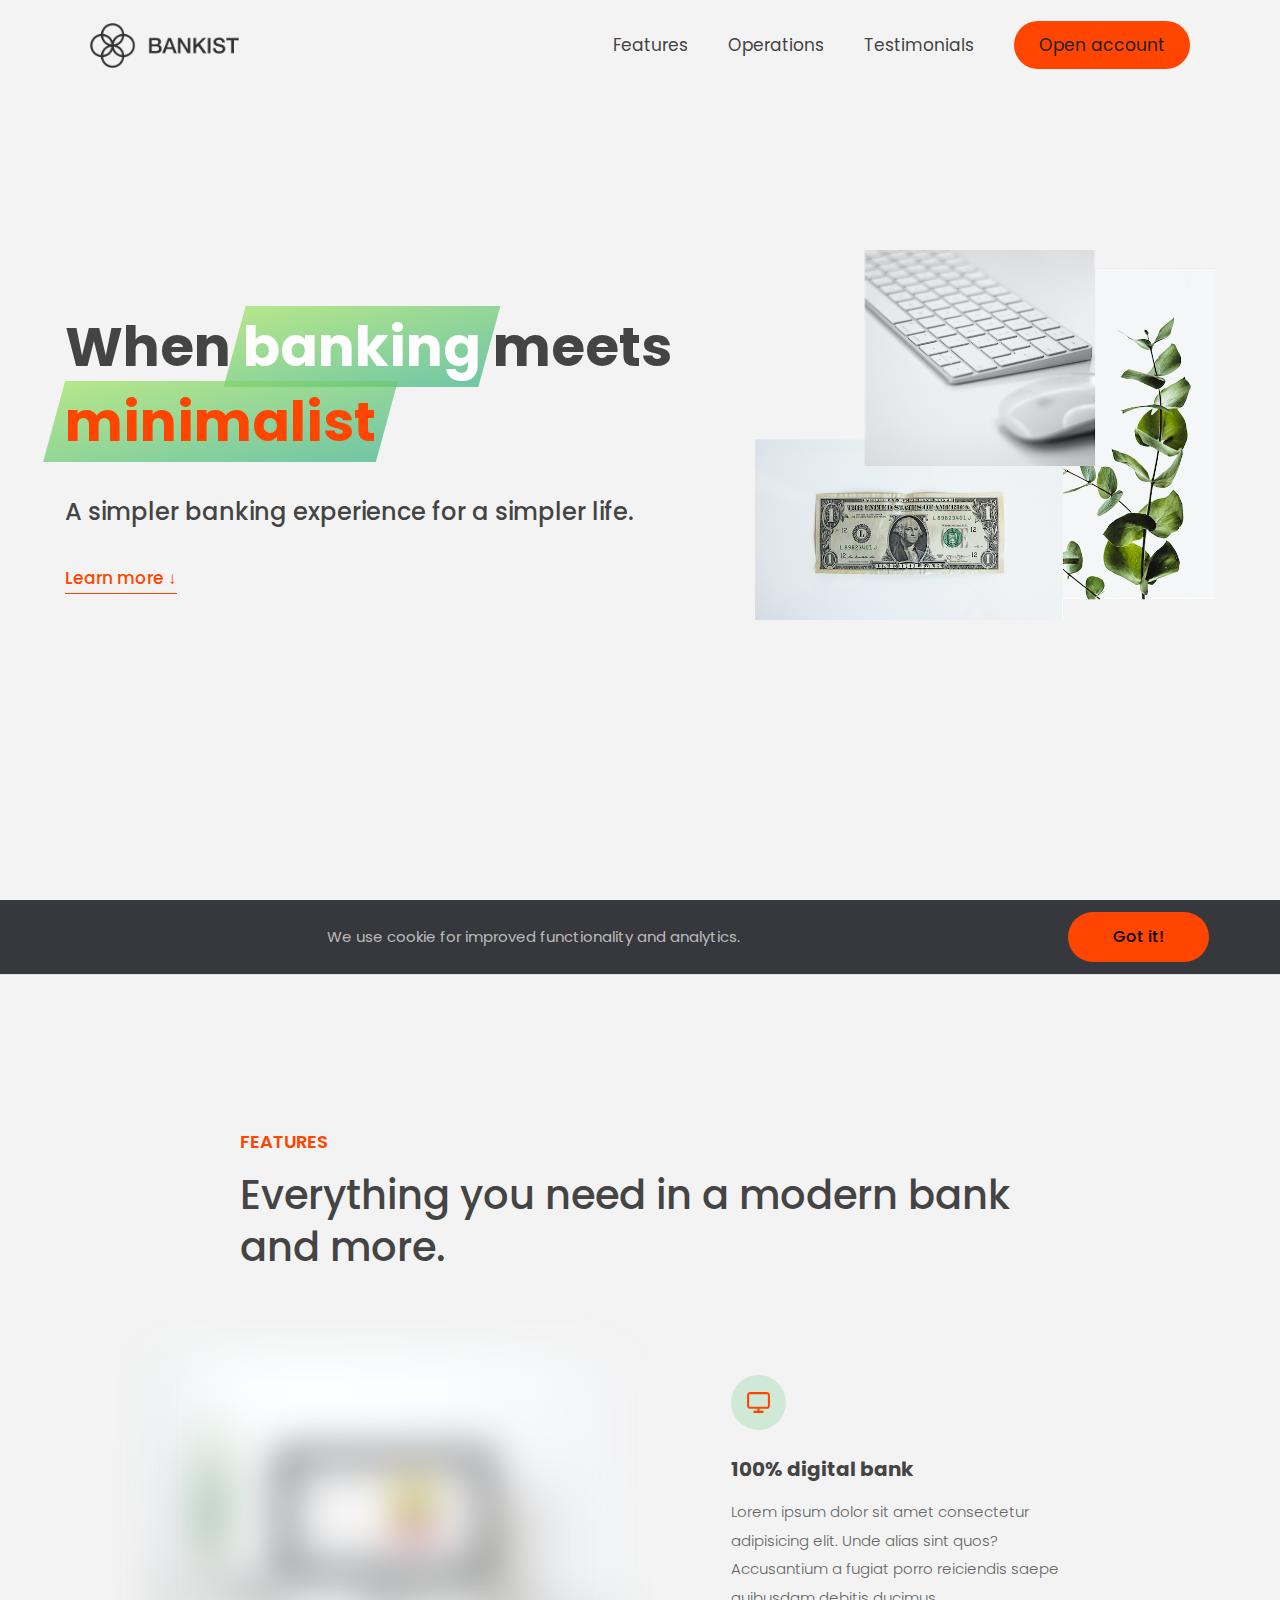
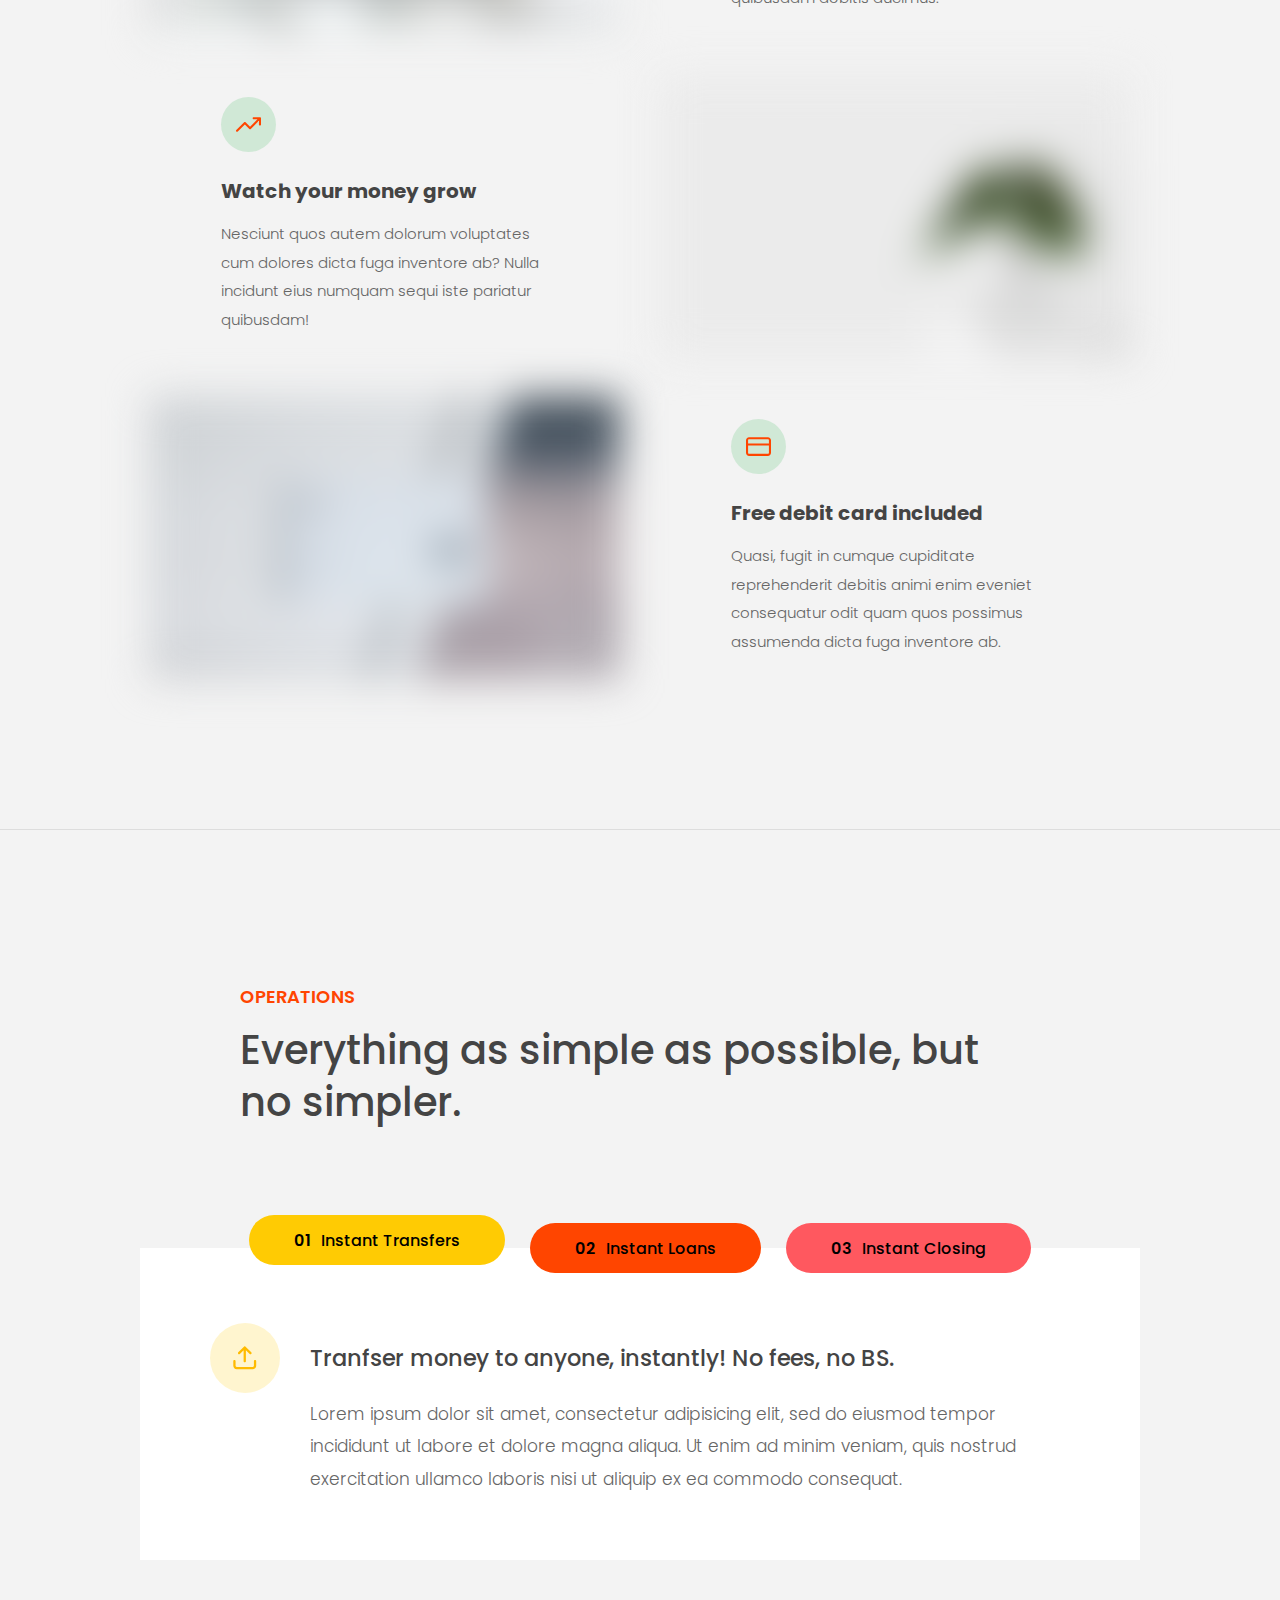
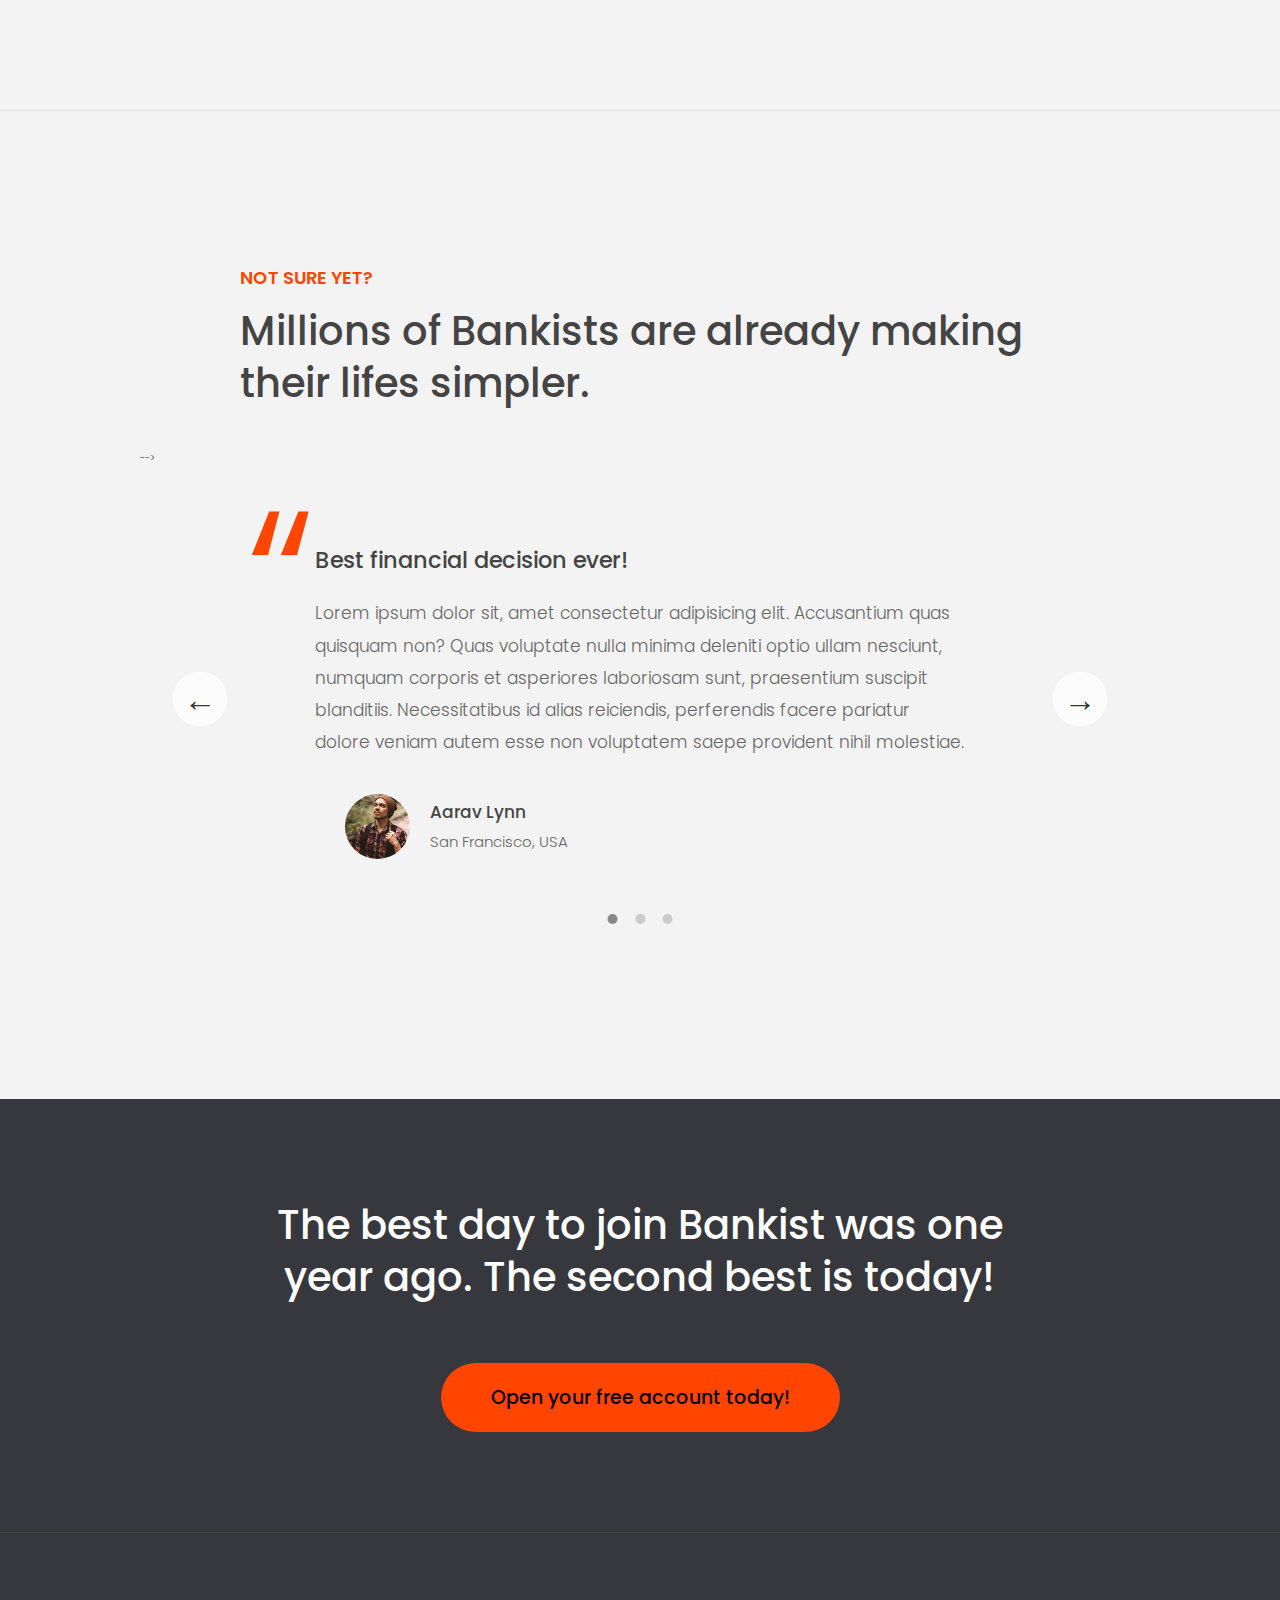
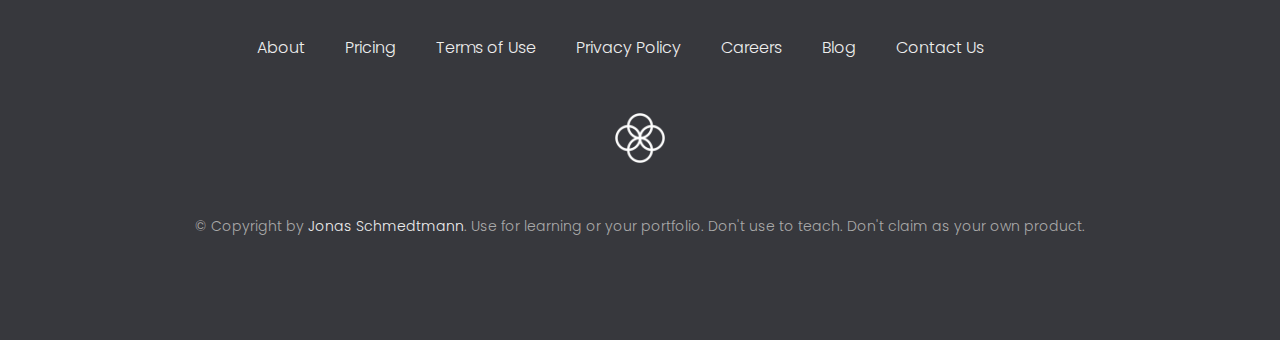
<file: bankistDom/index.html>
<!DOCTYPE html>
<html lang="en">
  <head>
    <meta charset="UTF-8" />
    <meta name="viewport" content="width=device-width, initial-scale=1.0" />
    <meta http-equiv="X-UA-Compatible" content="ie=edge" />
    <link rel="shortcut icon" type="image/png" href="img/icon.png" />

    <link
      href="https://fonts.googleapis.com/css?family=Poppins:300,400,500,600&display=swap"
      rel="stylesheet"
    />
    <link rel="stylesheet" href="style.css" />
    <title>Bankist | When Banking meets Minimalist</title>
    <script defer src="script.js"></script>
  </head>
  <body>
    <header class="header">
      <nav class="nav">
        <img
          src="img/logo.png"
          alt="Bankist logo"
          class="nav__logo"
          id="logo"
          designer="Jonas"
          data-version-number="3.0"
        />
        <ul class="nav__links">
          <li class="nav__item">
            <a class="nav__link" href="#section--1">Features</a>
            <!-- <a class="nav__link" href="#">Features</a> -->
          </li>
          <li class="nav__item">
            <a class="nav__link" href="#section--2">Operations</a>
          </li>
          <li class="nav__item">
            <a class="nav__link" href="#section--3">Testimonials</a>
          </li>
          <li class="nav__item">
            <a class="nav__link nav__link--btn btn--show-modal" href="#"
              >Open account</a
            >
          </li>
        </ul>
      </nav>

      <div class="header__title">
        <h1>
          When
          <!-- Green highlight effect -->
          <span class="highlight">banking</span>
          meets<br />
          <span class="highlight">minimalist</span>
        </h1>
        <h4>A simpler banking experience for a simpler life.</h4>
        <button class="btn--text btn--scroll-to">Learn more &DownArrow;</button>
        <img
          src="img/hero.png"
          class="header__img"
          alt="Minimalist bank items"
        />
      </div>
    </header>

    <section class="section" id="section--1">
      <div class="section__title">
        <h2 class="section__description">Features</h2>
        <h3 class="section__header">
          Everything you need in a modern bank and more.
        </h3>
      </div>

      <div class="features">
        <img
          src="img/digital-lazy.jpg"
          data-src="img/digital.jpg"
          alt="Computer"
          class="features__img lazy-img"
        />
        <div class="features__feature">
          <div class="features__icon">
            <svg>
              <use xlink:href="img/icons.svg#icon-monitor"></use>
            </svg>
          </div>
          <h5 class="features__header">100% digital bank</h5>
          <p>
            Lorem ipsum dolor sit amet consectetur adipisicing elit. Unde alias
            sint quos? Accusantium a fugiat porro reiciendis saepe quibusdam
            debitis ducimus.
          </p>
        </div>

        <div class="features__feature">
          <div class="features__icon">
            <svg>
              <use xlink:href="img/icons.svg#icon-trending-up"></use>
            </svg>
          </div>
          <h5 class="features__header">Watch your money grow</h5>
          <p>
            Nesciunt quos autem dolorum voluptates cum dolores dicta fuga
            inventore ab? Nulla incidunt eius numquam sequi iste pariatur
            quibusdam!
          </p>
        </div>
        <img
          src="img/grow-lazy.jpg"
          data-src="img/grow.jpg"
          alt="Plant"
          class="features__img lazy-img"
        />

        <img
          src="img/card-lazy.jpg"
          data-src="img/card.jpg"
          alt="Credit card"
          class="features__img lazy-img"
        />
        <div class="features__feature">
          <div class="features__icon">
            <svg>
              <use xlink:href="img/icons.svg#icon-credit-card"></use>
            </svg>
          </div>
          <h5 class="features__header">Free debit card included</h5>
          <p>
            Quasi, fugit in cumque cupiditate reprehenderit debitis animi enim
            eveniet consequatur odit quam quos possimus assumenda dicta fuga
            inventore ab.
          </p>
        </div>
      </div>
    </section>

    <section class="section" id="section--2">
      <div class="section__title">
        <h2 class="section__description">Operations</h2>
        <h3 class="section__header">
          Everything as simple as possible, but no simpler.
        </h3>
      </div>

      <div class="operations">
        <div class="operations__tab-container">
          <button
            class="btn operations__tab operations__tab--1 operations__tab--active"
            data-tab="1"
          >
            <span>01</span>Instant Transfers
          </button>
          <button class="btn operations__tab operations__tab--2" data-tab="2">
            <span>02</span>Instant Loans
          </button>
          <button class="btn operations__tab operations__tab--3" data-tab="3">
            <span>03</span>Instant Closing
          </button>
        </div>
        <div
          class="operations__content operations__content--1 operations__content--active"
        >
          <div class="operations__icon operations__icon--1">
            <svg>
              <use xlink:href="img/icons.svg#icon-upload"></use>
            </svg>
          </div>
          <h5 class="operations__header">
            Tranfser money to anyone, instantly! No fees, no BS.
          </h5>
          <p>
            Lorem ipsum dolor sit amet, consectetur adipisicing elit, sed do
            eiusmod tempor incididunt ut labore et dolore magna aliqua. Ut enim
            ad minim veniam, quis nostrud exercitation ullamco laboris nisi ut
            aliquip ex ea commodo consequat.
          </p>
        </div>

        <div class="operations__content operations__content--2">
          <div class="operations__icon operations__icon--2">
            <svg>
              <use xlink:href="img/icons.svg#icon-home"></use>
            </svg>
          </div>
          <h5 class="operations__header">
            Buy a home or make your dreams come true, with instant loans.
          </h5>
          <p>
            Duis aute irure dolor in reprehenderit in voluptate velit esse
            cillum dolore eu fugiat nulla pariatur. Excepteur sint occaecat
            cupidatat non proident, sunt in culpa qui officia deserunt mollit
            anim id est laborum.
          </p>
        </div>
        <div class="operations__content operations__content--3">
          <div class="operations__icon operations__icon--3">
            <svg>
              <use xlink:href="img/icons.svg#icon-user-x"></use>
            </svg>
          </div>
          <h5 class="operations__header">
            No longer need your account? No problem! Close it instantly.
          </h5>
          <p>
            Excepteur sint occaecat cupidatat non proident, sunt in culpa qui
            officia deserunt mollit anim id est laborum. Ut enim ad minim
            veniam, quis nostrud exercitation ullamco laboris nisi ut aliquip ex
            ea commodo consequat.
          </p>
        </div>
      </div>
    </section>

    <section class="section" id="section--3">
      <div class="section__title section__title--testimonials">
        <h2 class="section__description">Not sure yet?</h2>
        <h3 class="section__header">
          Millions of Bankists are already making their lifes simpler.
        </h3>
      </div>

      <div class="slider">
        <div class="slide slide--1">
          <div class="testimonial">
            <h5 class="testimonial__header">Best financial decision ever!</h5>
            <blockquote class="testimonial__text">
              Lorem ipsum dolor sit, amet consectetur adipisicing elit.
              Accusantium quas quisquam non? Quas voluptate nulla minima
              deleniti optio ullam nesciunt, numquam corporis et asperiores
              laboriosam sunt, praesentium suscipit blanditiis. Necessitatibus
              id alias reiciendis, perferendis facere pariatur dolore veniam
              autem esse non voluptatem saepe provident nihil molestiae.
            </blockquote>
            <address class="testimonial__author">
              <img src="img/user-1.jpg" alt="" class="testimonial__photo" />
              <h6 class="testimonial__name">Aarav Lynn</h6>
              <p class="testimonial__location">San Francisco, USA</p>
            </address>
          </div>
        </div> 
          
        <div class="slide slide--2">
          <div class="testimonial">
            <h5 class="testimonial__header">
              The last step to becoming a complete minimalist
            </h5>
            <blockquote class="testimonial__text">
              Quisquam itaque deserunt ullam, quia ea repellendus provident,
              ducimus neque ipsam modi voluptatibus doloremque, corrupti
              laborum. Incidunt numquam perferendis veritatis neque repellendus.
              Lorem, ipsum dolor sit amet consectetur adipisicing elit. Illo
              deserunt exercitationem deleniti.
            </blockquote>
            <address class="testimonial__author">
              <img src="img/user-2.jpg" alt="" class="testimonial__photo" />
              <h6 class="testimonial__name">Miyah Miles</h6>
              <p class="testimonial__location">London, UK</p>
            </address>
          </div>
        </div>

        <div class="slide slide--3">
          <div class="testimonial">
            <h5 class="testimonial__header">
              Finally free from old-school banks
            </h5>
            <blockquote class="testimonial__text">
              Debitis, nihil sit minus suscipit magni aperiam vel tenetur
              incidunt commodi architecto numquam omnis nulla autem,
              necessitatibus blanditiis modi similique quidem. Odio aliquam
              culpa dicta beatae quod maiores ipsa minus consequatur error sunt,
              deleniti saepe aliquid quos inventore sequi. Necessitatibus id
              alias reiciendis, perferendis facere.
            </blockquote>
            <address class="testimonial__author">
              <img src="img/user-3.jpg" alt="" class="testimonial__photo" />
              <h6 class="testimonial__name">Francisco Gomes</h6>
              <p class="testimonial__location">Lisbon, Portugal</p>
            </address>
          </div>
        </div>

        <!-- <div class="slide"><img src="img/img-1.jpg" alt="Photo 1" /></div> -->
        <!-- <div class="slide"><img src="img/img-2.jpg" alt="Photo 2" /></div> -->
        <!-- <div class="slide"><img src="img/img-3.jpg" alt="Photo 3" /></div> -->
        <!-- <div class="slide"><img src="img/img-4.jpg" alt="Photo 4" /></div> --> -->
        <button class="slider__btn slider__btn--left">&larr;</button>
        <button class="slider__btn slider__btn--right">&rarr;</button>
        <div class="dots"></div>
      </div>
    </section>

    <section class="section section--sign-up">
      <div class="section__title">
        <h3 class="section__header">
          The best day to join Bankist was one year ago. The second best is
          today!
        </h3>
      </div>
      <button class="btn btn--show-modal">Open your free account today!</button>
    </section>

    <footer class="footer">
      <ul class="footer__nav">
        <li class="footer__item">
          <a class="footer__link" href="#">About</a>
        </li>
        <li class="footer__item">
          <a class="footer__link" href="#">Pricing</a>
        </li>
        <li class="footer__item">
          <a class="footer__link" href="#">Terms of Use</a>
        </li>
        <li class="footer__item">
          <a class="footer__link" href="#">Privacy Policy</a>
        </li>
        <li class="footer__item">
          <a class="footer__link" href="#">Careers</a>
        </li>
        <li class="footer__item">
          <a class="footer__link" href="#">Blog</a>
        </li>
        <li class="footer__item">
          <a class="footer__link" href="#">Contact Us</a>
        </li>
      </ul>
      <img src="img/icon.png" alt="Logo" class="footer__logo" />
      <p class="footer__copyright">
        &copy; Copyright by
        <a
          class="footer__link twitter-link"
          target="_blank"
          href="https://twitter.com/jonasschmedtman"
          >Jonas Schmedtmann</a
        >. Use for learning or your portfolio. Don't use to teach. Don't claim
        as your own product.
      </p>
    </footer>

    <div class="modal hidden">
      <button class="btn--close-modal">&times;</button>
      <h2 class="modal__header">
        Open your bank account <br />
        in just <span class="highlight">5 minutes</span>
      </h2>
      <form class="modal__form">
        <label>First Name</label>
        <input type="text" />
        <label>Last Name</label>
        <input type="text" />
        <label>Email Address</label>
        <input type="email" />
        <button class="btn">Next step &rarr;</button>
      </form>
    </div>
    <div class="overlay hidden"></div>

    <!-- <script src="script.js"></script> -->
  </body>
</html>
</file>
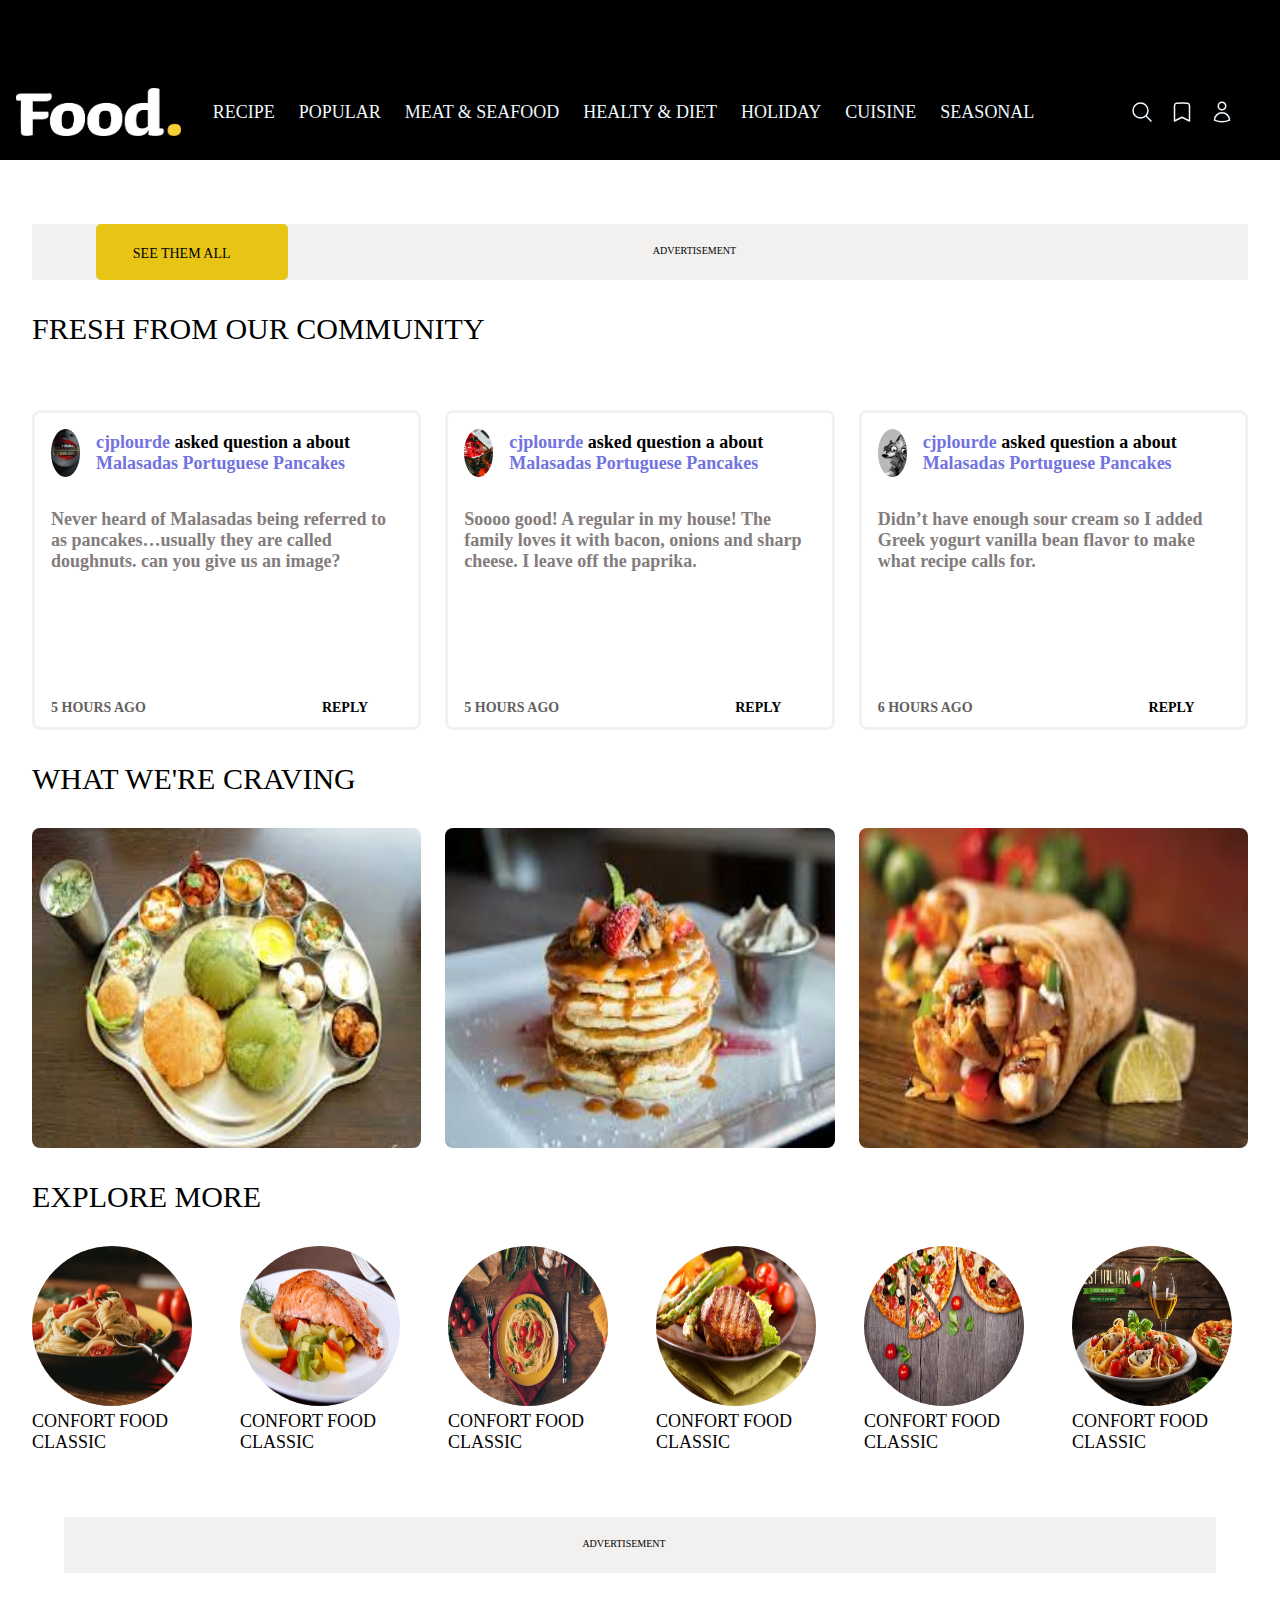
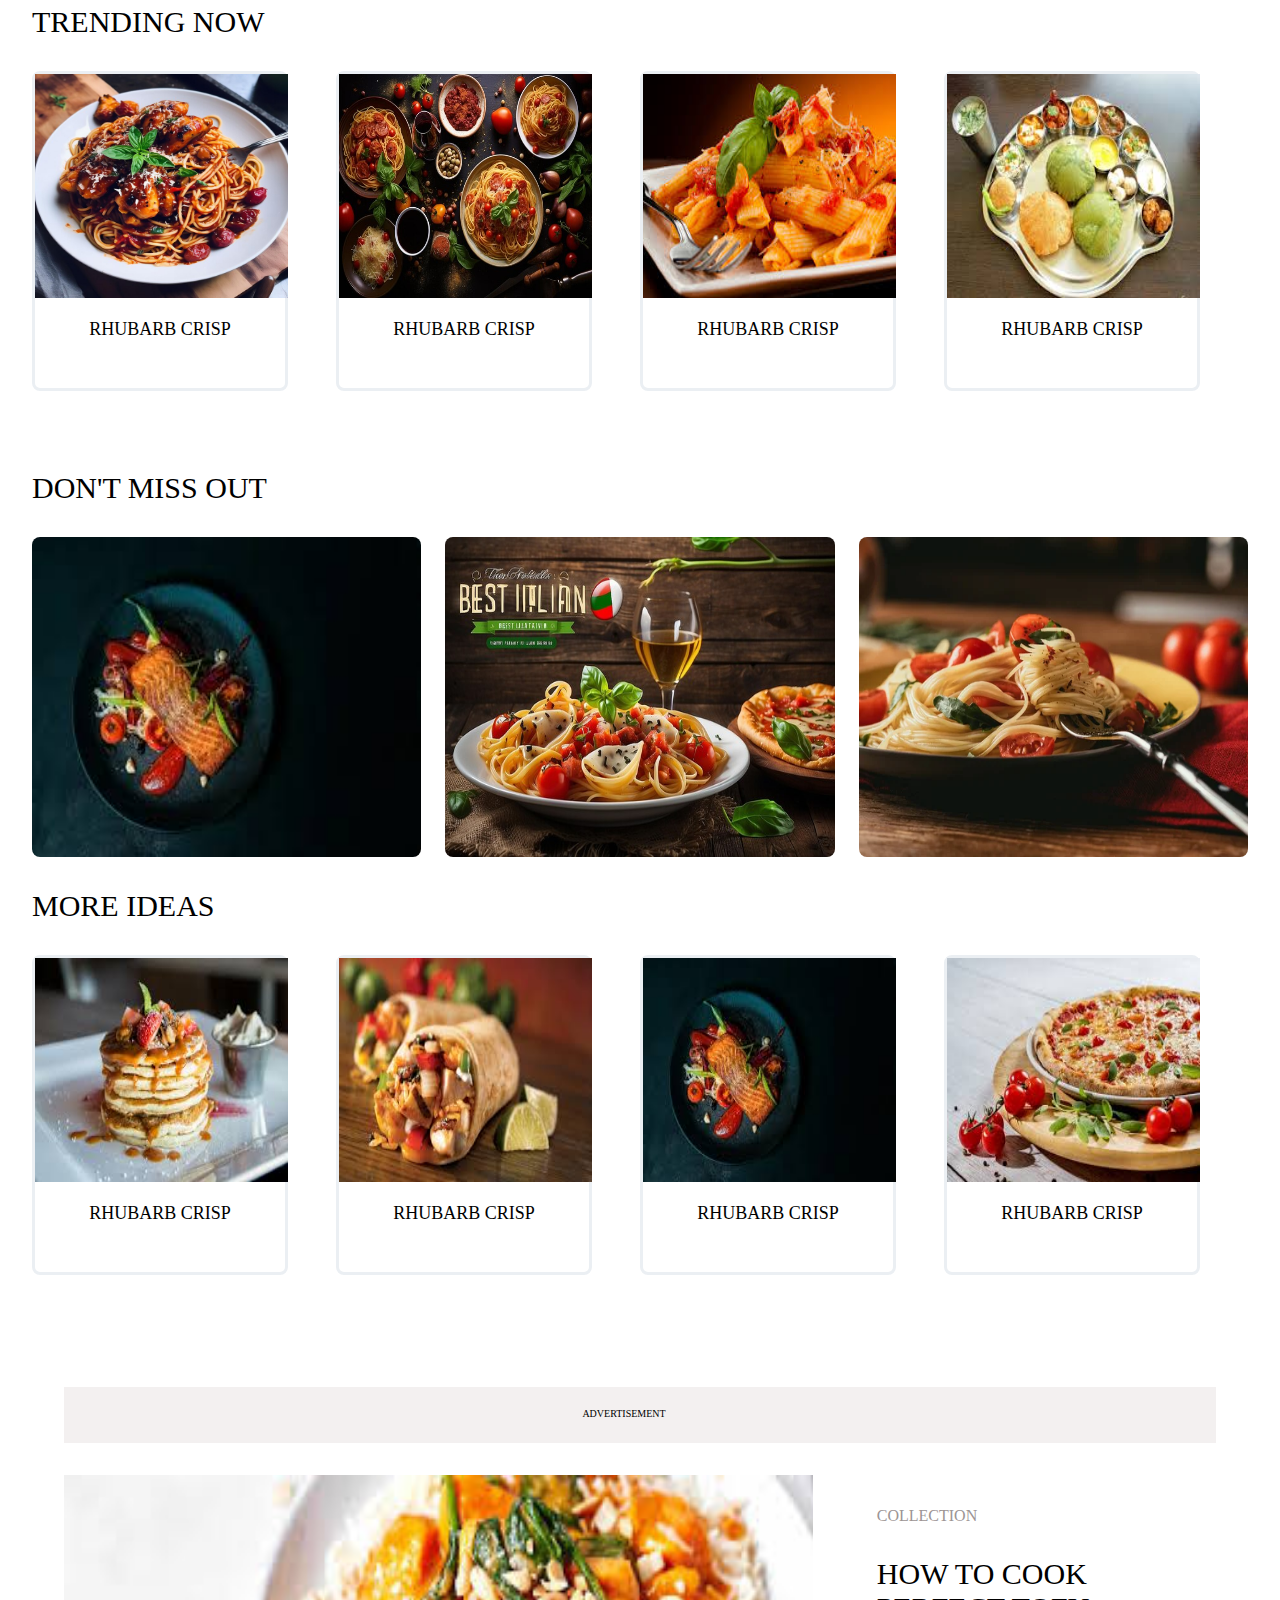
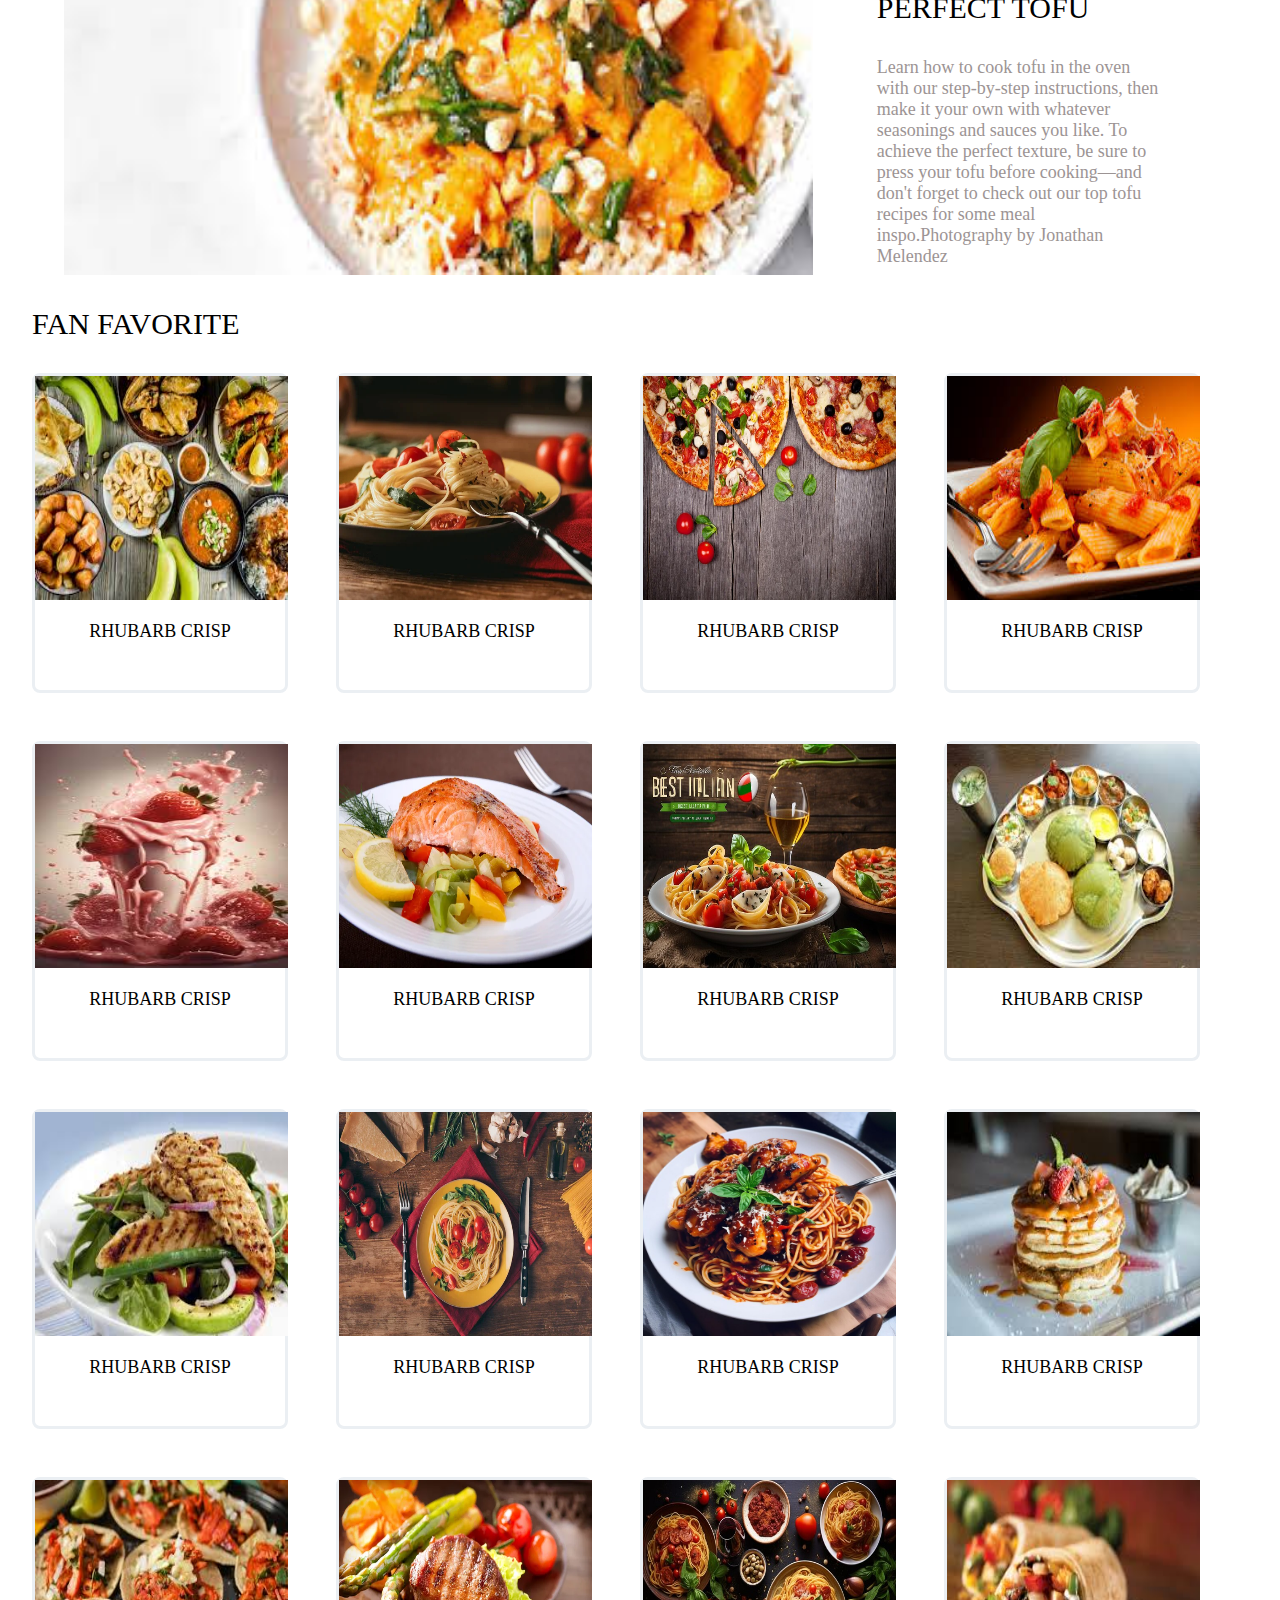
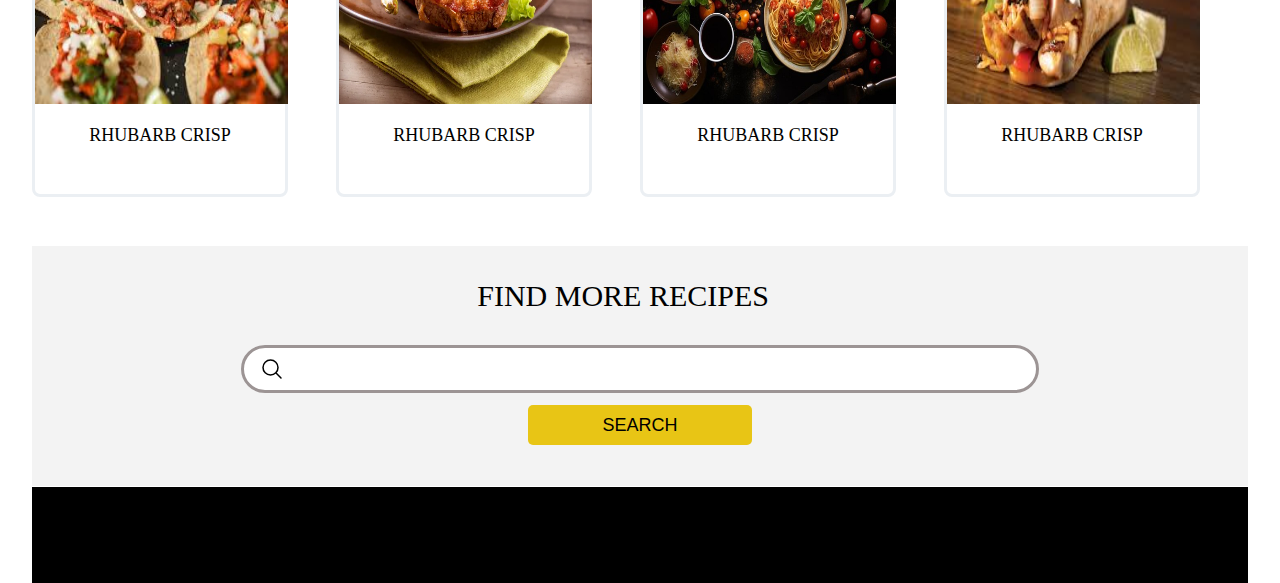
<file: FOOD.COM/index.html>
<!DOCTYPE html>
<html lang="en">
<head>
    <meta charset="UTF-8">
    <meta http-equiv="X-UA-Compatible" content="IE=edge">
    <meta name="viewport" content="width=device-width, initial-scale=1.0">
    <title>Document</title>
    <link rel="stylesheet" href="index.css">
</head>
<body>
    <header class="header">
        <nav class="navcontainer">
            <div class="logo"><img class="logo" src="logo.png" alt=""></div>
             <ul class="navlist">
                <li class="navitem">RECIPE</li>
                <li class="navitem">POPULAR</li>
                <li class="navitem">MEAT & SEAFOOD</li>
                <li class="navitem">HEALTY & DIET</li>
                <li class="navitem">HOLIDAY</li>
                <li class="navitem">CUISINE</li>
                <li class="navitem">SEASONAL</li>
             </ul>
        </nav>
        <div class="iconcontainer">
            <svg xmlns="http://www.w3.org/2000/svg" fill="none" viewBox="0 0 24 24" stroke-width="1.5" stroke="currentColor" class="icon">
                <path stroke-linecap="round" stroke-linejoin="round" d="m21 21-5.197-5.197m0 0A7.5 7.5 0 1 0 5.196 5.196a7.5 7.5 0 0 0 10.607 10.607Z" />
             </svg>
            <svg xmlns="http://www.w3.org/2000/svg" fill="none" viewBox="0 0 24 24" stroke-width="1.5" stroke="currentColor" class="icon">
                <path stroke-linecap="round" stroke-linejoin="round" d="M17.593 3.322c1.1.128 1.907 1.077 1.907 2.185V21L12 17.25 4.5 21V5.507c0-1.108.806-2.057 1.907-2.185a48.507 48.507 0 0 1 11.186 0Z" />
            </svg>
            <svg xmlns="http://www.w3.org/2000/svg" fill="none" viewBox="0 0 24 24" stroke-width="1.5" stroke="currentColor" class="icon">
                <path stroke-linecap="round" stroke-linejoin="round" d="M15.75 6a3.75 3.75 0 1 1-7.5 0 3.75 3.75 0 0 1 7.5 0ZM4.501 20.118a7.5 7.5 0 0 1 14.998 0A17.933 17.933 0 0 1 12 21.75c-2.676 0-5.216-.584-7.499-1.632Z" />
            </svg>                  
        </div>
    </header>
    <section class="communitycontainer">
        <div class="advertbar">
            <div class="all"><p>SEE THEM ALL</p></div>
            <p class="advert">ADVERTISEMENT</p>
        </div>
        <p class="label">FRESH FROM OUR COMMUNITY</p>
     <div class="users">
        <div class="communityactivity">
            <div class="user">
                <img class="userimage" src="user1.jpg" alt="">
                <p> cjplourde <span  class="activity">asked question a about</span> Malasadas Portuguese Pancakes</p>
            </div>
            <p class="comment">Never heard of Malasadas being referred to as pancakes…usually they are called doughnuts. can you give us an image?</p>
            <div class="period">
                <p class="time">5 HOURS AGO</p>
                <p class="reply">REPLY</p>
            </div>
        </div>
        <div class="communityactivity">
            <div class="user">
                <img class="userimage" src="user2.jpg" alt="">
                <p> cjplourde <span  class="activity">asked question a about</span> Malasadas Portuguese Pancakes</p>
            </div>
            <p class="comment">Soooo good! A regular in my house! The family loves it with bacon, onions and sharp cheese. I leave off the paprika.</p>
            <div class="period">
                <p class="time">5 HOURS AGO</p>
                <p class="reply">REPLY</p>
            </div>
        </div>
        <div class="communityactivity">
            <div class="user">
                <img class="userimage" src="user3.jpg" alt="">
                <p> cjplourde <span  class="activity">asked question a about</span> Malasadas Portuguese Pancakes</p>
            </div>
            <p class="comment">Didn’t have enough sour cream so I added Greek yogurt vanilla bean flavor to make what recipe calls for.</p>
            <div class="period">
                <p class="time">6 HOURS AGO</p>
                <p class="reply">REPLY</p>
            </div>
        </div>
     </div>
     <div>
        <p class="label">WHAT WE'RE CRAVING</p>
        <div class="users">
           <div class="craving">
              <img src="img10.jpg" alt="">
              <p></p>
           </div>
           <div class="craving">
            <img src="img11.jpg" alt="">
            <p></p>
           </div>
           <div class="craving">
            <img src="img12.jpg" alt="">
            <p></p>
           </div>
        </div>  
     </div>
     <div>
        <p class="label">EXPLORE MORE</p>
    <div class="explorecontainer">
        <div class="explore">
            <img class="exploreimage" src="img1.jpg" alt="">
            <p>CONFORT FOOD CLASSIC</p>
        </div>
        <div class="explore">
            <img class="exploreimage" src="img2.jpg" alt="">
            <p>CONFORT FOOD CLASSIC</p>
        </div>
        <div class="explore">
            <img class="exploreimage" src="img3.jpg" alt="">
            <p>CONFORT FOOD CLASSIC</p>
        </div>
        <div class="explore">
            <img class="exploreimage" src="img4.jpg" alt="">
            <p>CONFORT FOOD CLASSIC</p>
        </div>
        <div class="explore">
            <img class="exploreimage" src="img5.jpg" alt="">
            <p>CONFORT FOOD CLASSIC</p>
        </div>
        <div class="explore">
            <img class="exploreimage" src="img6.jpg" alt="">
            <p>CONFORT FOOD CLASSIC</p>
        </div>
    </div>
        <div class="communitycontainer">
            <div class="advertbar">
                <p class="adverttwo">ADVERTISEMENT</p>
            </div>
        </div>
     </div>
     <div>
        <p class="label">TRENDING NOW</p>
        <div class="trending">
            <div class="trendingitem">
                <img class="trendingimage" src="img7.jpg" alt="">
                <p>RHUBARB CRISP</p>
            </div>
            <div class="trendingitem">
                <img class="trendingimage" src="img8.jpg" alt="">
                <p>RHUBARB CRISP</p>
            </div>
            <div class="trendingitem">
                <img class="trendingimage" src="img9.jpg" alt="">
                <p>RHUBARB CRISP</p>
            </div>
            <div class="trendingitem">
                <img class="trendingimage" src="img10.jpg" alt="">
                <p>RHUBARB CRISP</p>
            </div>
        </div>
     </div>
     <div>
        <p class="label">DON'T MISS OUT</p>
        <div class="users">
           <div class="craving">
              <img src="img13.jpg" alt="">
              <p></p>
           </div>
           <div class="craving">
            <img src="img6.jpg" alt="">
            <p></p>
           </div>
           <div class="craving">
            <img src="img1.jpg" alt="">
            <p></p>
           </div>
        </div>  
     </div>
     <div>
        <p class="label">MORE IDEAS</p>
        <div class="trending">
            <div class="trendingitem">
                <img class="trendingimage" src="img11.jpg" alt="">
                <p>RHUBARB CRISP</p>
            </div>
            <div class="trendingitem">
                <img class="trendingimage" src="img12.jpg" alt="">
                <p>RHUBARB CRISP</p>
            </div>
            <div class="trendingitem">
                <img class="trendingimage" src="img13.jpg" alt="">
                <p>RHUBARB CRISP</p>
            </div>
            <div class="trendingitem">
                <img class="trendingimage" src="img14.jpg" alt="">
                <p>RHUBARB CRISP</p>
            </div>
        </div>
     </div>
     <div class="communitycontainer">
        <div class="advertbar">
            <p class="adverttwo">ADVERTISEMENT</p>
        </div>
    </div>
    <div class="cook">
        <img  class="cookimage" src="imgwide.jpg" alt="">
        <div class="cooktext">
            <p class="tag">COLLECTION</p>
            <p class="label">HOW TO COOK PERFECT TOFU</p>
            <p class="textcontent">Learn how to cook tofu in the oven with our step-by-step instructions, then make it your own with whatever seasonings and sauces you like. To achieve the perfect texture, be sure to press your tofu before cooking—and don't forget to check out our top tofu recipes for some meal inspo.Photography by Jonathan Melendez</p>
        </div>
    </div>
    <p class="label">FAN FAVORITE</p>
    
    <div class="trending">
        <div>
        <div class="trendingitem">
            <img class="trendingimage" src="img15.jpg" alt="">
            <p>RHUBARB CRISP</p>
        </div>
        <div class="trendingitem">
            <img class="trendingimage" src="img16.jpg" alt="">
            <p>RHUBARB CRISP</p>
        </div>
        <div class="trendingitem">
            <img class="trendingimage" src="img17.jpg" alt="">
            <p>RHUBARB CRISP</p>
        </div>
        <div class="trendingitem">
            <img class="trendingimage" src="img18.jpg" alt="">
            <p>RHUBARB CRISP</p>
        </div>
        
    </div>
    <div>
        <div class="trendingitem">
            <img class="trendingimage" src="img1.jpg" alt="">
            <p>RHUBARB CRISP</p>
        </div>
        <div class="trendingitem">
            <img class="trendingimage" src="img2.jpg" alt="">
            <p>RHUBARB CRISP</p>
        </div>
        <div class="trendingitem">
            <img class="trendingimage" src="img3.jpg" alt="">
            <p>RHUBARB CRISP</p>
        </div>
        <div class="trendingitem">
            <img class="trendingimage" src="img4.jpg" alt="">
            <p>RHUBARB CRISP</p>
        </div>
        
    </div>
    <div>
        <div class="trendingitem">
            <img class="trendingimage" src="img5.jpg" alt="">
            <p>RHUBARB CRISP</p>
        </div>
        <div class="trendingitem">
            <img class="trendingimage" src="img6.jpg" alt="">
            <p>RHUBARB CRISP</p>
        </div>
        <div class="trendingitem">
            <img class="trendingimage" src="img7.jpg" alt="">
            <p>RHUBARB CRISP</p>
        </div>
        <div class="trendingitem">
            <img class="trendingimage" src="img8.jpg" alt="">
            <p>RHUBARB CRISP</p>
        </div>
        
    </div>
    <div>
        <div class="trendingitem">
            <img class="trendingimage" src="img9.jpg" alt="">
            <p>RHUBARB CRISP</p>
        </div>
        <div class="trendingitem">
            <img class="trendingimage" src="img10.jpg" alt="">
            <p>RHUBARB CRISP</p>
        </div>
        <div class="trendingitem">
            <img class="trendingimage" src="img11.jpg" alt="">
            <p>RHUBARB CRISP</p>
        </div>
        <div class="trendingitem">
            <img class="trendingimage" src="img12.jpg" alt="">
            <p>RHUBARB CRISP</p>
        </div>
        
    </div>
</div>
<footer class="footer">
    <div class="search">
        <p class="label center">FIND MORE RECIPES</p>
        <div class="searchbar">
            <svg xmlns="http://www.w3.org/2000/svg" fill="none" viewBox="0 0 24 24" stroke-width="1.5" stroke="currentColor" class="icon searchh">
                <path stroke-linecap="round" stroke-linejoin="round" d="m21 21-5.197-5.197m0 0A7.5 7.5 0 1 0 5.196 5.196a7.5 7.5 0 0 0 10.607 10.607Z" />
             </svg>
        </div>
        <button class="searchbtn">SEARCH</button>
    </div>
    <div class="end">
        
    </div>
</footer>

    </section>
</body>
</html>
</file>
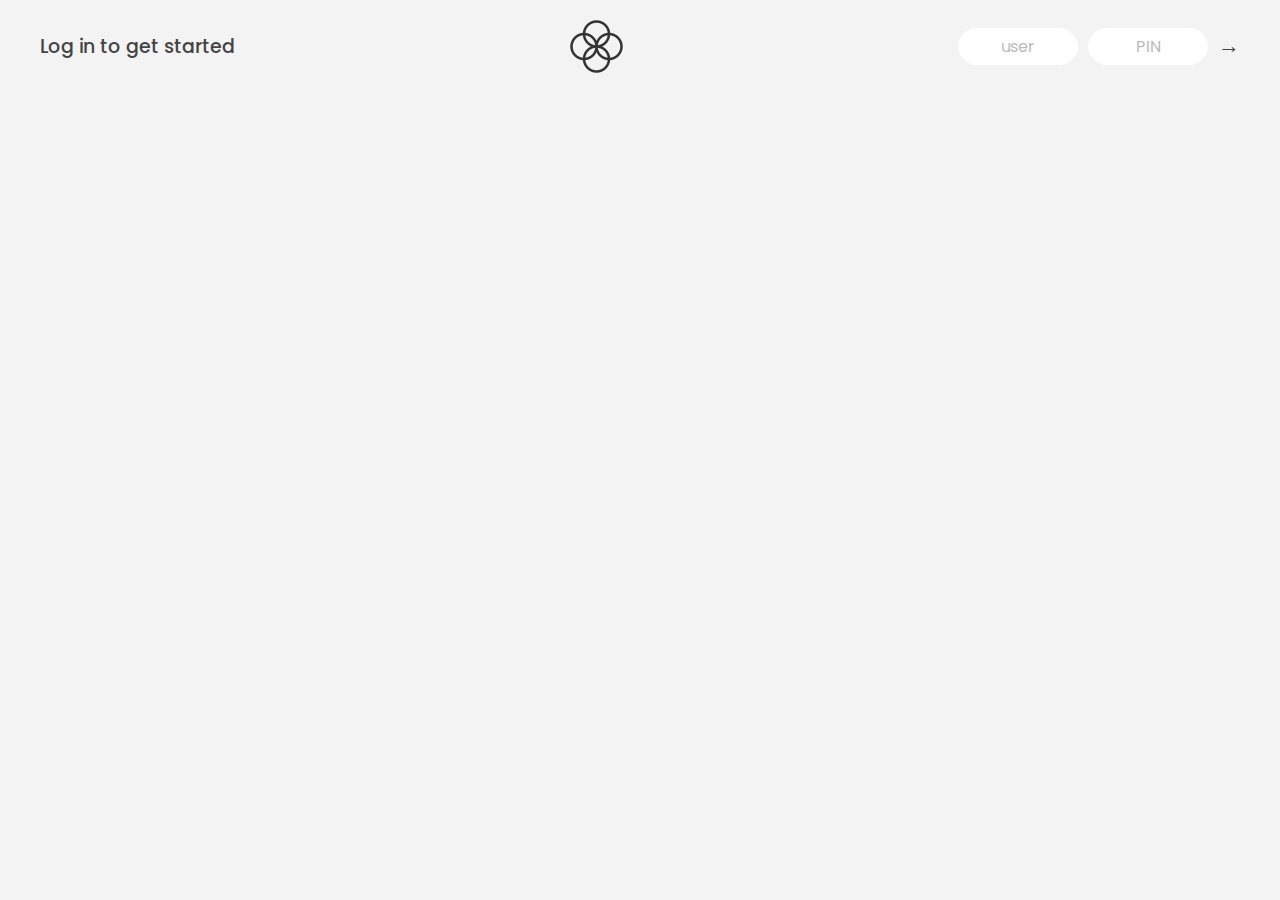
<file: testsitee/index.html>
<!DOCTYPE html>
<html lang="en">
  <head>
    <meta charset="UTF-8" />
    <meta name="viewport" content="width=device-width, initial-scale=1.0" />
    <meta http-equiv="X-UA-Compatible" content="ie=edge" />
    <link rel="shortcut icon" type="image/png" href="/icon.png" />

    <link
      href="https://fonts.googleapis.com/css?family=Poppins:400,500,600&display=swap"
      rel="stylesheet"
    />

    <link rel="stylesheet" href="style.css" />
    <title>Bankist</title>
  </head>
  <body>
    <!-- TOP NAVIGATION -->
    <nav>
      <p class="welcome">Log in to get started</p>
      <img src="logo.png" alt="Logo" class="logo" />
      <form class="login">
        <input
          type="text"
          placeholder="user"
          class="login__input login__input--user"
        />
        <!-- In practice, use type="password" -->
        <input
          type="text"
          placeholder="PIN"
          maxlength="4"
          class="login__input login__input--pin"
        />
        <button class="login__btn">&rarr;</button>
      </form>
    </nav>

    <main class="app">
      <!-- BALANCE -->
      <div class="balance">
        <div>
          <p class="balance__label">Current balance</p>
          <p class="balance__date">
            As of <span class="date">05/03/2037</span>
          </p>
        </div>
        <p class="balance__value">0000€</p>
      </div>

      <!-- MOVEMENTS -->
      <div class="movements">
        <div class="movements__row">
          <div class="movements__type movements__type--deposit">2 deposit</div>
          <div class="movements__date">3 days ago</div>
          <div class="movements__value">4 000€</div>
        </div>
        <div class="movements__row">
          <div class="movements__type movements__type--withdrawal">
            1 withdrawal
          </div>
          <div class="movements__date">24/01/2037</div>
          <div class="movements__value">-378€</div>
        </div>
      </div>

      <!-- SUMMARY -->
      <div class="summary">
        <p class="summary__label">In</p>
        <p class="summary__value summary__value--in">0000€</p>
        <p class="summary__label">Out</p>
        <p class="summary__value summary__value--out">0000€</p>
        <p class="summary__label">Interest</p>
        <p class="summary__value summary__value--interest">0000€</p>
        <button class="btn--sort">&downarrow; SORT</button>
      </div>

      <!-- OPERATION: TRANSFERS -->
      <div class="operation operation--transfer">
        <h2>Transfer money</h2>
        <form class="form form--transfer">
          <input type="text" class="form__input form__input--to" />
          <input type="number" class="form__input form__input--amount" />
          <button class="form__btn form__btn--transfer">&rarr;</button>
          <label class="form__label">Transfer to</label>
          <label class="form__label">Amount</label>
        </form>
      </div>

      <!-- OPERATION: LOAN -->
      <div class="operation operation--loan">
        <h2>Request loan</h2>
        <form class="form form--loan">
          <input type="number" class="form__input form__input--loan-amount" />
          <button class="form__btn form__btn--loan">&rarr;</button>
          <label class="form__label form__label--loan">Amount</label>
        </form>
      </div>

      <!-- OPERATION: CLOSE -->
      <div class="operation operation--close">
        <h2>Close account</h2>
        <form class="form form--close">
          <input type="text" class="form__input form__input--user" />
          <input
            type="password"
            maxlength="6"
            class="form__input form__input--pin"
          />
          <button class="form__btn form__btn--close">&rarr;</button>
          <label class="form__label">Confirm user</label>
          <label class="form__label">Confirm PIN</label>
        </form>
      </div>

      <!-- LOGOUT TIMER -->
      <p class="logout-timer">
        You will be logged out in <span class="timer">05:00</span>
      </p>
    </main>

    <!-- <footer>
      &copy; by Jonas Schmedtmann. Don't claim as your own :)
    </footer> -->

    <script src="script.js"></script>
  </body>
</html>
</file>
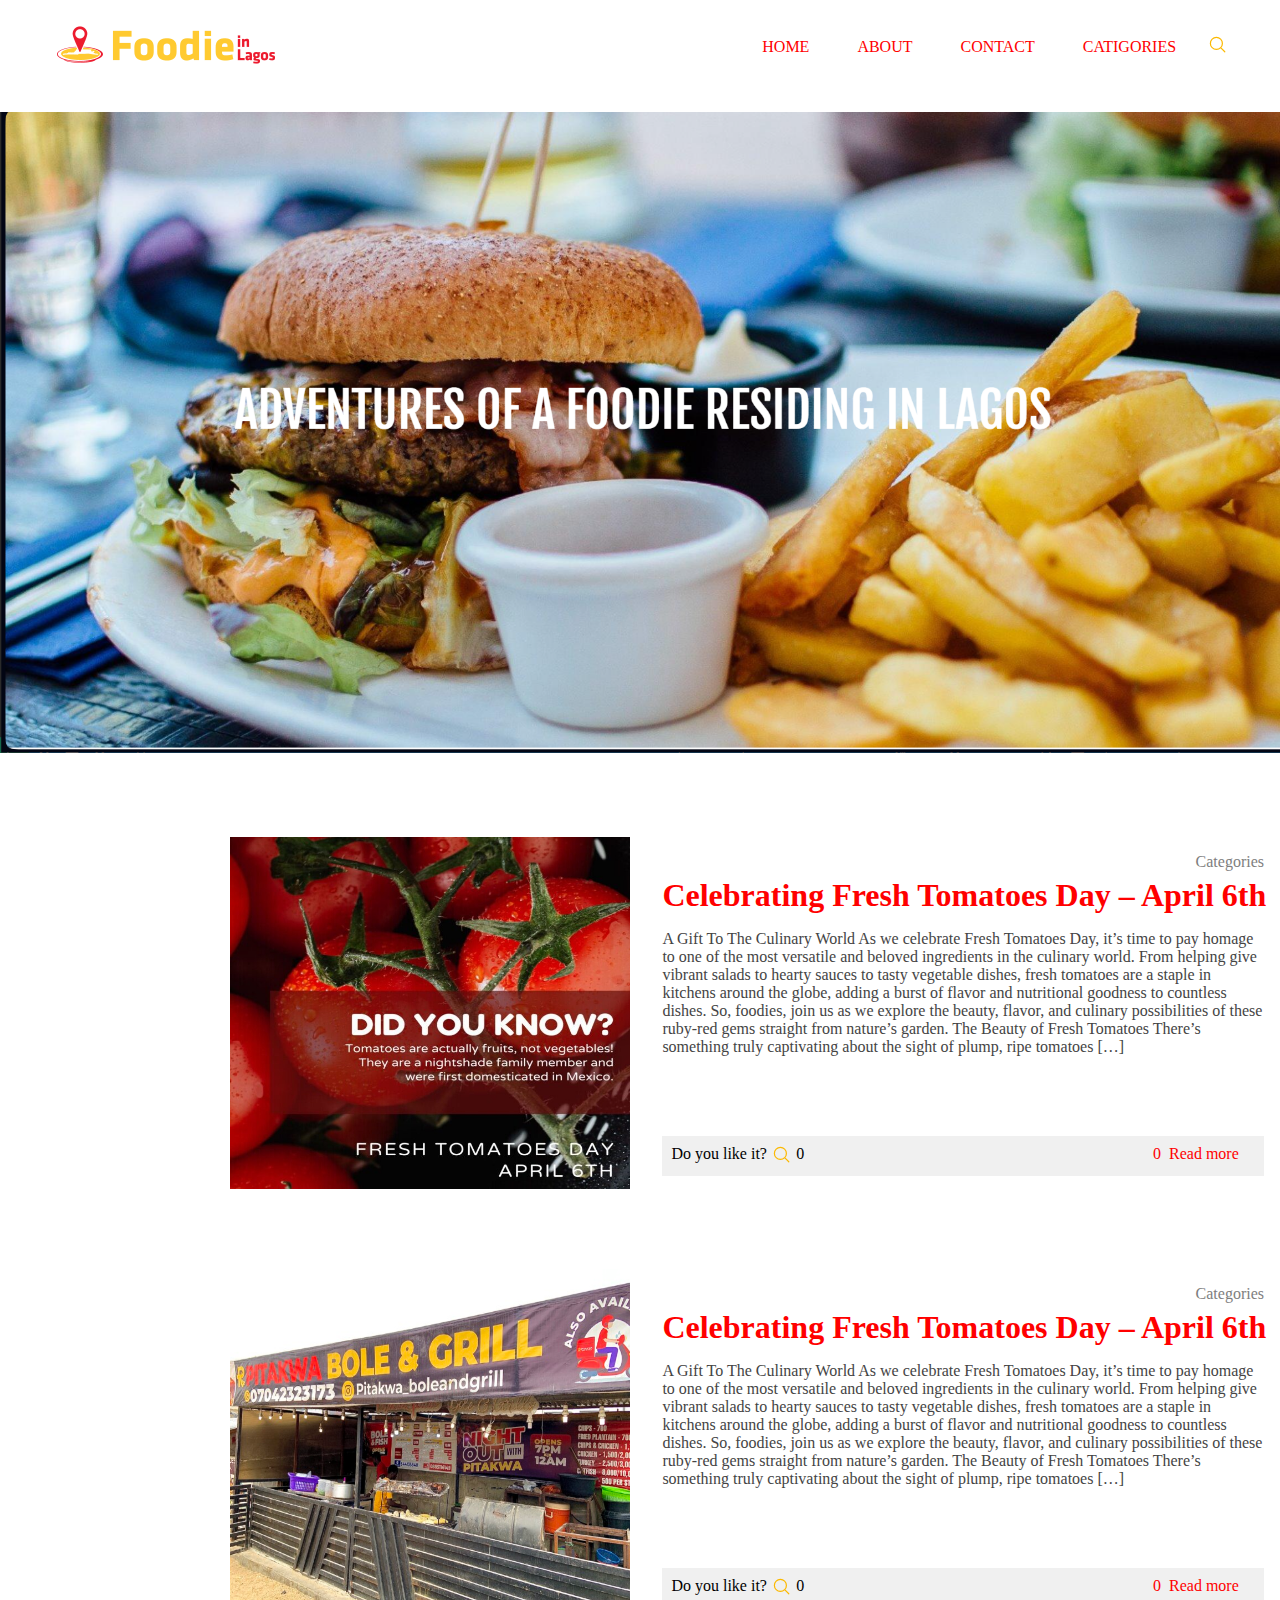
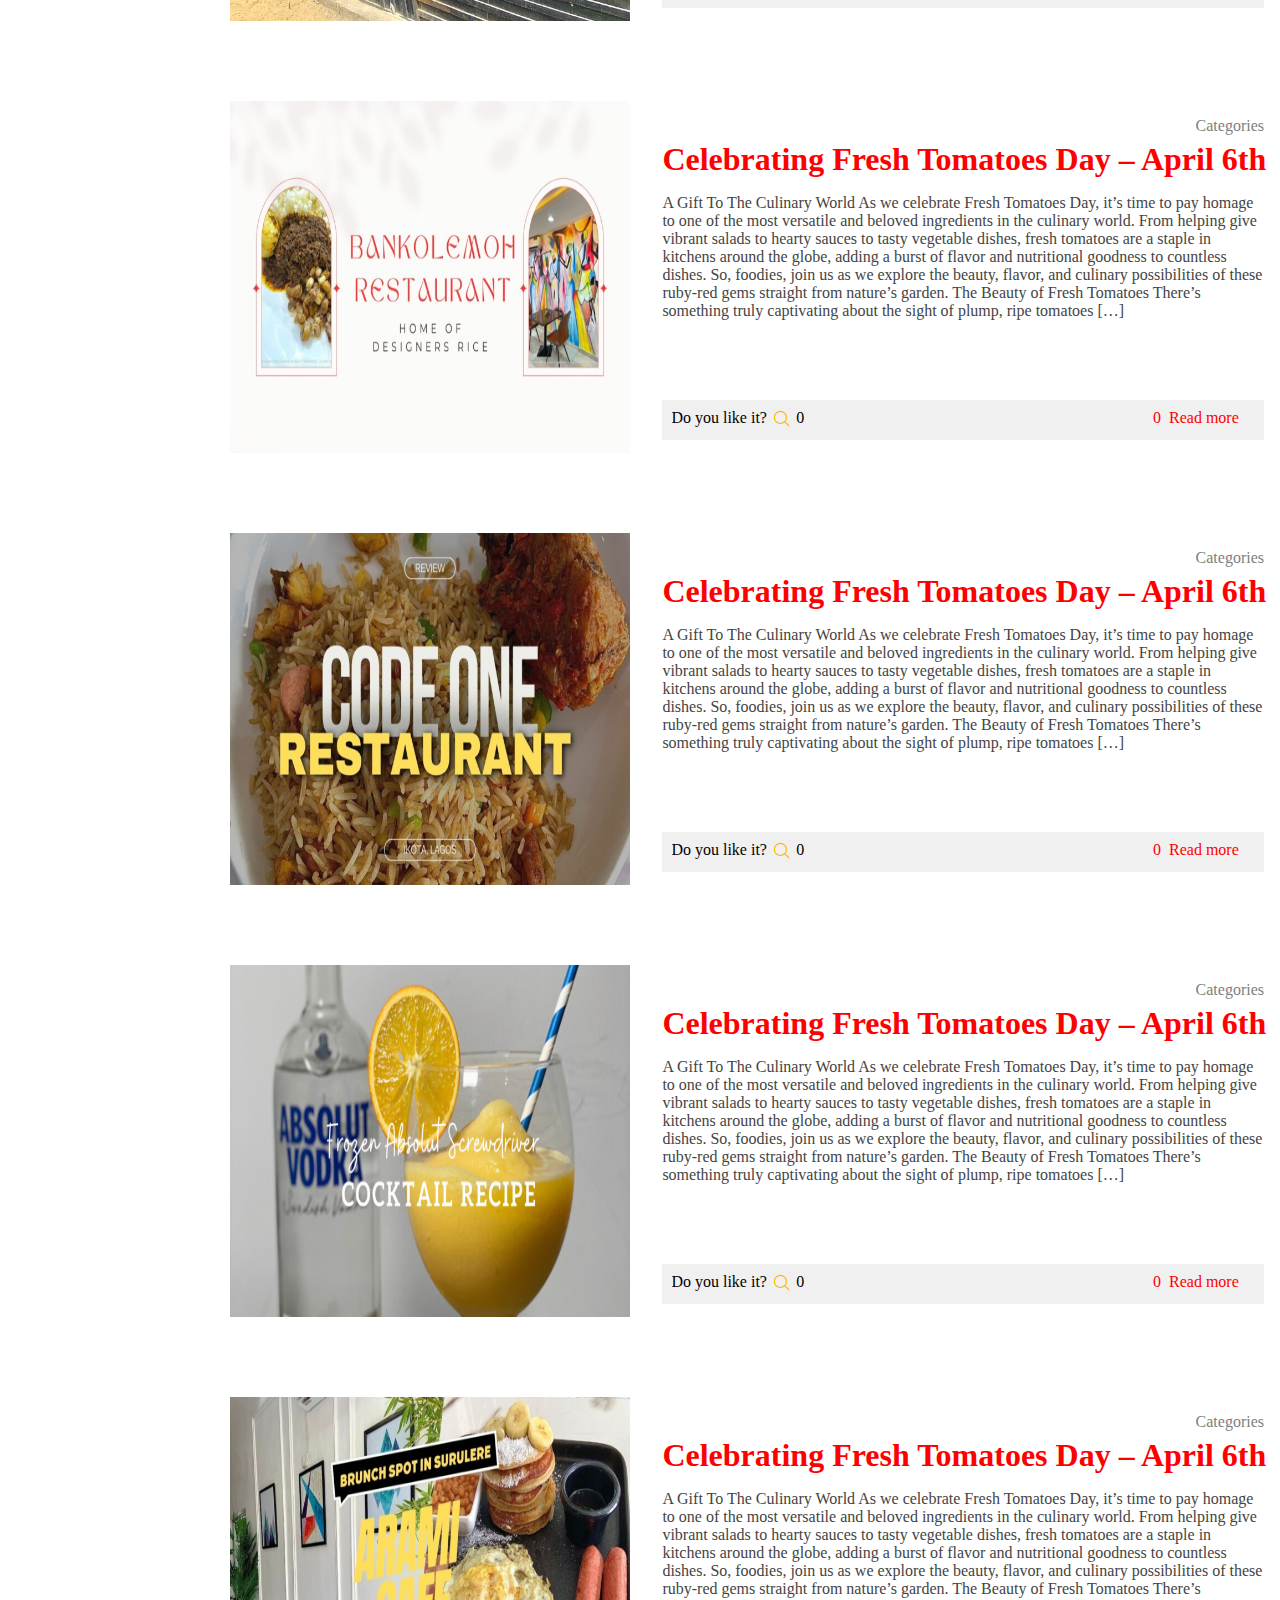
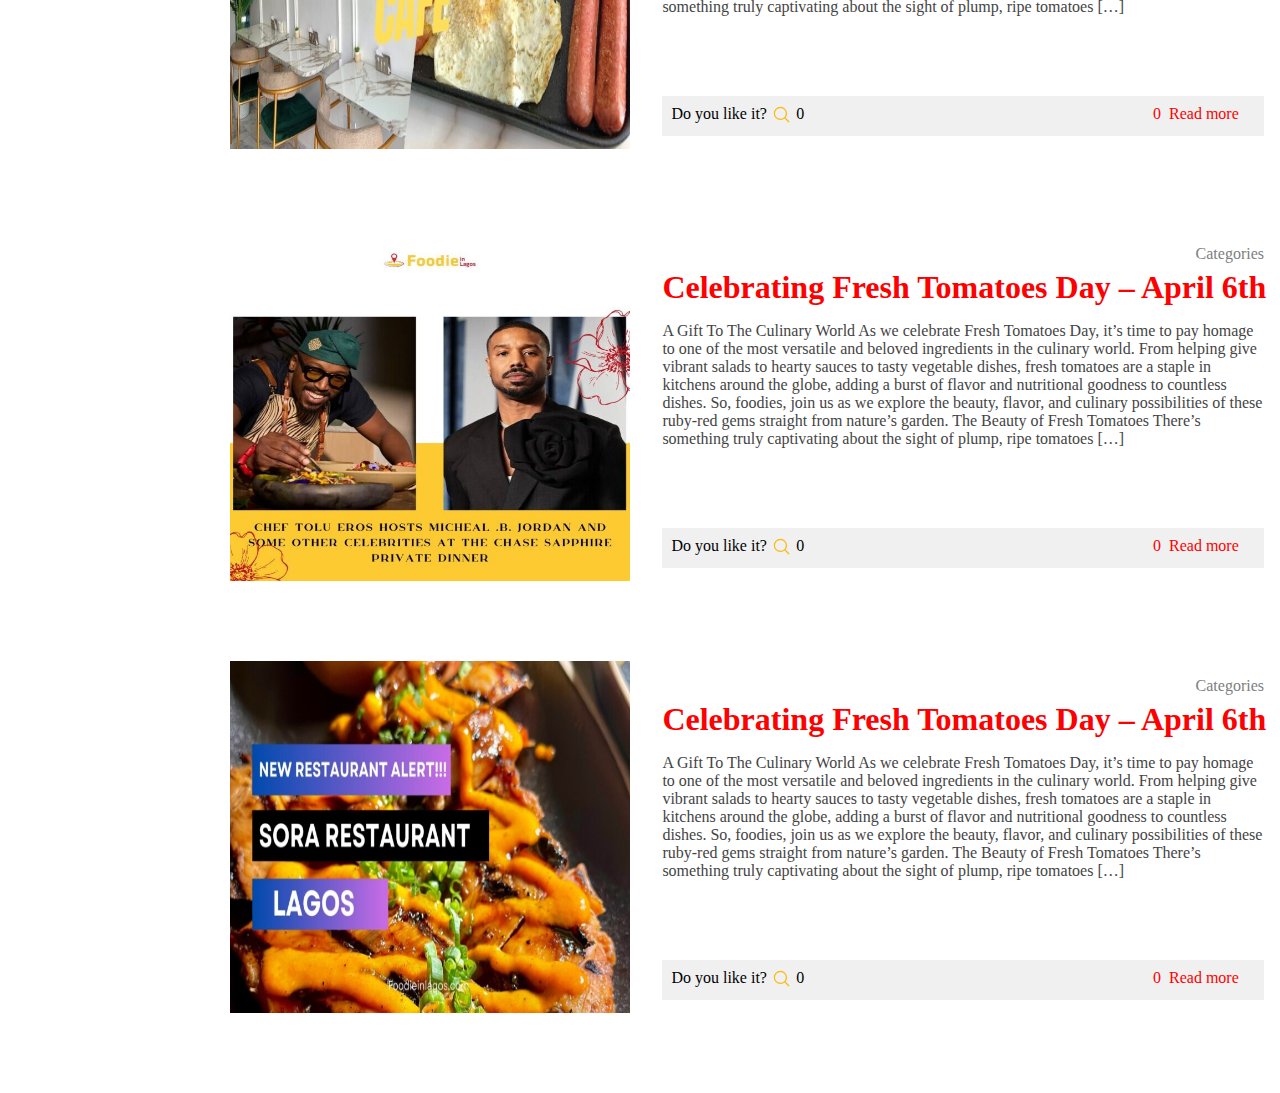
<file: FILagos/foodie.html>
<!DOCTYPE html>
<html lang="en">
<head>
    <meta charset="UTF-8">
    <meta name="viewport" content="width=device-width, initial-scale=1.0">
    <title>Document</title>
    <link rel="stylesheet" href="foodie.css">
</head>
<body>
    <header class="header">
        <nav class="navcontainer">
            <div class="logo"><img src="logo.png" alt=""></div>
            <div class="rightnav">
                <ul class="navlist">
                    <li><a href="foodie.html">HOME</a></li>
                    <li><a href="">ABOUT</a></li>
                    <li><a href="">CONTACT</a></li>
                    <li><a href="">CATIGORIES</a></li>

                </ul>
                <div class="searchbtn">  <svg xmlns="http://www.w3.org/2000/svg" fill="none" viewBox="0 0 24 24" stroke-width="1.5" stroke="currentColor" class="icon">
                    <path stroke-linecap="round" stroke-linejoin="round" d="m21 21-5.197-5.197m0 0A7.5 7.5 0 1 0 5.196 5.196a7.5 7.5 0 0 0 10.607 10.607Z" />
                 </svg></div>
            </div>
        </nav>
    </header>
    <img class="wideimg" src="wide.png" alt="">
    <section>
        <div class="timelinecontainer">
            <div class="imgcontainer">
                <img src="tomato.jpg" alt="">
                <div class="popup">
                     <div class="searchpopup"></div>
                     <div class="sharepopup"></div>
                </div>
            </div>
            <div class="textcontainer">
                <div class="categories">
                    <p>Categories</p>
                </div>
                <p class="label">Celebrating Fresh Tomatoes Day – April 6th</p>
                <p class="textcontent">A Gift To The Culinary World As we celebrate Fresh Tomatoes Day, it’s time to pay homage to one of the most versatile and beloved ingredients in the culinary world. From helping give vibrant salads to hearty sauces to tasty vegetable dishes, fresh tomatoes are a staple in kitchens around the globe, adding a burst of flavor and nutritional goodness to countless dishes. So, foodies, join us as we explore the beauty, flavor, and culinary possibilities of these ruby-red gems straight from nature’s garden. The Beauty of Fresh Tomatoes There’s something truly captivating about the sight of plump, ripe tomatoes […]
                </p>
                <div class="query">
                    <div class="leftquery">
                        <p>Do you like it?</p>
                        <svg xmlns="http://www.w3.org/2000/svg" fill="none" viewBox="0 0 24 24" stroke-width="1.5" stroke="currentColor" class="icon">
                            <path stroke-linecap="round" stroke-linejoin="round" d="m21 21-5.197-5.197m0 0A7.5 7.5 0 1 0 5.196 5.196a7.5 7.5 0 0 0 10.607 10.607Z" />
                         </svg>
                         <p>0</p>
                    </div>
                    <div class="rightquery">
                        <p>0</p>
                        <p>Read more</p>
                    </div>
                </div>
            </div>
        </div>
        <div class="timelinecontainer">
            <div class="imgcontainer">
                <img src="bole.jpg" alt="">
                <div class="popup">
                     <div class="searchpopup"></div>
                     <div class="sharepopup"></div>
                </div>
            </div>
            <div class="textcontainer">
                <div class="categories">
                    <p>Categories</p>
                </div>
                <p class="label">Celebrating Fresh Tomatoes Day – April 6th</p>
                <p class="textcontent">A Gift To The Culinary World As we celebrate Fresh Tomatoes Day, it’s time to pay homage to one of the most versatile and beloved ingredients in the culinary world. From helping give vibrant salads to hearty sauces to tasty vegetable dishes, fresh tomatoes are a staple in kitchens around the globe, adding a burst of flavor and nutritional goodness to countless dishes. So, foodies, join us as we explore the beauty, flavor, and culinary possibilities of these ruby-red gems straight from nature’s garden. The Beauty of Fresh Tomatoes There’s something truly captivating about the sight of plump, ripe tomatoes […]
                </p>
                <div class="query">
                    <div class="leftquery">
                        <p>Do you like it?</p>
                        <svg xmlns="http://www.w3.org/2000/svg" fill="none" viewBox="0 0 24 24" stroke-width="1.5" stroke="currentColor" class="icon">
                            <path stroke-linecap="round" stroke-linejoin="round" d="m21 21-5.197-5.197m0 0A7.5 7.5 0 1 0 5.196 5.196a7.5 7.5 0 0 0 10.607 10.607Z" />
                         </svg>
                         <p>0</p>
                    </div>
                    <div class="rightquery">
                        <p>0</p>
                        <p>Read more</p>
                    </div>
                </div>
            </div>
        </div>
        <div class="timelinecontainer">
            <div class="imgcontainer">
                <img src="bank.jpg" alt="">
                <div class="popup">
                     <div class="searchpopup"></div>
                     <div class="sharepopup"></div>
                </div>
            </div>
            <div class="textcontainer">
                <div class="categories">
                    <p>Categories</p>
                </div>
                <p class="label">Celebrating Fresh Tomatoes Day – April 6th</p>
                <p class="textcontent">A Gift To The Culinary World As we celebrate Fresh Tomatoes Day, it’s time to pay homage to one of the most versatile and beloved ingredients in the culinary world. From helping give vibrant salads to hearty sauces to tasty vegetable dishes, fresh tomatoes are a staple in kitchens around the globe, adding a burst of flavor and nutritional goodness to countless dishes. So, foodies, join us as we explore the beauty, flavor, and culinary possibilities of these ruby-red gems straight from nature’s garden. The Beauty of Fresh Tomatoes There’s something truly captivating about the sight of plump, ripe tomatoes […]
                </p>
                <div class="query">
                    <div class="leftquery">
                        <p>Do you like it?</p>
                        <svg xmlns="http://www.w3.org/2000/svg" fill="none" viewBox="0 0 24 24" stroke-width="1.5" stroke="currentColor" class="icon">
                            <path stroke-linecap="round" stroke-linejoin="round" d="m21 21-5.197-5.197m0 0A7.5 7.5 0 1 0 5.196 5.196a7.5 7.5 0 0 0 10.607 10.607Z" />
                         </svg>
                         <p>0</p>
                    </div>
                    <div class="rightquery">
                        <p>0</p>
                        <p>Read more</p>
                    </div>
                </div>
            </div>
        </div>
        <div class="timelinecontainer">
            <div class="imgcontainer">
                <img src="code.jpg" alt="">
                <div class="popup">
                     <div class="searchpopup"></div>
                     <div class="sharepopup"></div>
                </div>
            </div>
            <div class="textcontainer">
                <div class="categories">
                    <p>Categories</p>
                </div>
                <p class="label">Celebrating Fresh Tomatoes Day – April 6th</p>
                <p class="textcontent">A Gift To The Culinary World As we celebrate Fresh Tomatoes Day, it’s time to pay homage to one of the most versatile and beloved ingredients in the culinary world. From helping give vibrant salads to hearty sauces to tasty vegetable dishes, fresh tomatoes are a staple in kitchens around the globe, adding a burst of flavor and nutritional goodness to countless dishes. So, foodies, join us as we explore the beauty, flavor, and culinary possibilities of these ruby-red gems straight from nature’s garden. The Beauty of Fresh Tomatoes There’s something truly captivating about the sight of plump, ripe tomatoes […]
                </p>
                <div class="query">
                    <div class="leftquery">
                        <p>Do you like it?</p>
                        <svg xmlns="http://www.w3.org/2000/svg" fill="none" viewBox="0 0 24 24" stroke-width="1.5" stroke="currentColor" class="icon">
                            <path stroke-linecap="round" stroke-linejoin="round" d="m21 21-5.197-5.197m0 0A7.5 7.5 0 1 0 5.196 5.196a7.5 7.5 0 0 0 10.607 10.607Z" />
                         </svg>
                         <p>0</p>
                    </div>
                    <div class="rightquery">
                        <p>0</p>
                        <p>Read more</p>
                    </div>
                </div>
            </div>
        </div>
        <div class="timelinecontainer">
            <div class="imgcontainer">
                <img src="cocktail.jpg" alt="">
                <div class="popup">
                     <div class="searchpopup"></div>
                     <div class="sharepopup"></div>
                </div>
            </div>
            <div class="textcontainer">
                <div class="categories">
                    <p>Categories</p>
                </div>
                <p class="label">Celebrating Fresh Tomatoes Day – April 6th</p>
                <p class="textcontent">A Gift To The Culinary World As we celebrate Fresh Tomatoes Day, it’s time to pay homage to one of the most versatile and beloved ingredients in the culinary world. From helping give vibrant salads to hearty sauces to tasty vegetable dishes, fresh tomatoes are a staple in kitchens around the globe, adding a burst of flavor and nutritional goodness to countless dishes. So, foodies, join us as we explore the beauty, flavor, and culinary possibilities of these ruby-red gems straight from nature’s garden. The Beauty of Fresh Tomatoes There’s something truly captivating about the sight of plump, ripe tomatoes […]
                </p>
                <div class="query">
                    <div class="leftquery">
                        <p>Do you like it?</p>
                        <svg xmlns="http://www.w3.org/2000/svg" fill="none" viewBox="0 0 24 24" stroke-width="1.5" stroke="currentColor" class="icon">
                            <path stroke-linecap="round" stroke-linejoin="round" d="m21 21-5.197-5.197m0 0A7.5 7.5 0 1 0 5.196 5.196a7.5 7.5 0 0 0 10.607 10.607Z" />
                         </svg>
                         <p>0</p>
                    </div>
                    <div class="rightquery">
                        <p>0</p>
                        <p>Read more</p>
                    </div>
                </div>
            </div>
        </div>
        <div class="timelinecontainer">
            <div class="imgcontainer">
                <img src="cafe.jpg" alt="">
                <div class="popup">
                     <div class="searchpopup"></div>
                     <div class="sharepopup"></div>
                </div>
            </div>
            <div class="textcontainer">
                <div class="categories">
                    <p>Categories</p>
                </div>
                <p class="label">Celebrating Fresh Tomatoes Day – April 6th</p>
                <p class="textcontent">A Gift To The Culinary World As we celebrate Fresh Tomatoes Day, it’s time to pay homage to one of the most versatile and beloved ingredients in the culinary world. From helping give vibrant salads to hearty sauces to tasty vegetable dishes, fresh tomatoes are a staple in kitchens around the globe, adding a burst of flavor and nutritional goodness to countless dishes. So, foodies, join us as we explore the beauty, flavor, and culinary possibilities of these ruby-red gems straight from nature’s garden. The Beauty of Fresh Tomatoes There’s something truly captivating about the sight of plump, ripe tomatoes […]
                </p>
                <div class="query">
                    <div class="leftquery">
                        <p>Do you like it?</p>
                        <svg xmlns="http://www.w3.org/2000/svg" fill="none" viewBox="0 0 24 24" stroke-width="1.5" stroke="currentColor" class="icon">
                            <path stroke-linecap="round" stroke-linejoin="round" d="m21 21-5.197-5.197m0 0A7.5 7.5 0 1 0 5.196 5.196a7.5 7.5 0 0 0 10.607 10.607Z" />
                         </svg>
                         <p>0</p>
                    </div>
                    <div class="rightquery">
                        <p>0</p>
                        <p>Read more</p>
                    </div>
                </div>
            </div>
        </div>
        <div class="timelinecontainer">
            <div class="imgcontainer">
                <img src="jordan.jpg" alt="">
                <div class="popup">
                     <div class="searchpopup"></div>
                     <div class="sharepopup"></div>
                </div>
            </div>
            <div class="textcontainer">
                <div class="categories">
                    <p>Categories</p>
                </div>
                <p class="label">Celebrating Fresh Tomatoes Day – April 6th</p>
                <p class="textcontent">A Gift To The Culinary World As we celebrate Fresh Tomatoes Day, it’s time to pay homage to one of the most versatile and beloved ingredients in the culinary world. From helping give vibrant salads to hearty sauces to tasty vegetable dishes, fresh tomatoes are a staple in kitchens around the globe, adding a burst of flavor and nutritional goodness to countless dishes. So, foodies, join us as we explore the beauty, flavor, and culinary possibilities of these ruby-red gems straight from nature’s garden. The Beauty of Fresh Tomatoes There’s something truly captivating about the sight of plump, ripe tomatoes […]
                </p>
                <div class="query">
                    <div class="leftquery">
                        <p>Do you like it?</p>
                        <svg xmlns="http://www.w3.org/2000/svg" fill="none" viewBox="0 0 24 24" stroke-width="1.5" stroke="currentColor" class="icon">
                            <path stroke-linecap="round" stroke-linejoin="round" d="m21 21-5.197-5.197m0 0A7.5 7.5 0 1 0 5.196 5.196a7.5 7.5 0 0 0 10.607 10.607Z" />
                         </svg>
                         <p>0</p>
                    </div>
                    <div class="rightquery">
                        <p>0</p>
                        <p>Read more</p>
                    </div>
                </div>
            </div>
        </div>
        <div class="timelinecontainer">
            <div class="imgcontainer">
                <img src="sora.jpg" alt="">
                <div class="popup">
                     <div class="searchpopup"></div>
                     <div class="sharepopup"></div>
                </div>
            </div>
            <div class="textcontainer">
                <div class="categories">
                    <p>Categories</p>
                </div>
                <p class="label">Celebrating Fresh Tomatoes Day – April 6th</p>
                <p class="textcontent">A Gift To The Culinary World As we celebrate Fresh Tomatoes Day, it’s time to pay homage to one of the most versatile and beloved ingredients in the culinary world. From helping give vibrant salads to hearty sauces to tasty vegetable dishes, fresh tomatoes are a staple in kitchens around the globe, adding a burst of flavor and nutritional goodness to countless dishes. So, foodies, join us as we explore the beauty, flavor, and culinary possibilities of these ruby-red gems straight from nature’s garden. The Beauty of Fresh Tomatoes There’s something truly captivating about the sight of plump, ripe tomatoes […]
                </p>
                <div class="query">
                    <div class="leftquery">
                        <p>Do you like it?</p>
                        <svg xmlns="http://www.w3.org/2000/svg" fill="none" viewBox="0 0 24 24" stroke-width="1.5" stroke="currentColor" class="icon">
                            <path stroke-linecap="round" stroke-linejoin="round" d="m21 21-5.197-5.197m0 0A7.5 7.5 0 1 0 5.196 5.196a7.5 7.5 0 0 0 10.607 10.607Z" />
                         </svg>
                         <p>0</p>
                    </div>
                    <div class="rightquery">
                        <p>0</p>
                        <p>Read more</p>
                    </div>
                </div>
            </div>
        </div>
    </section>
    <footer class="footer"></footer>
</body>
</html>
</file>
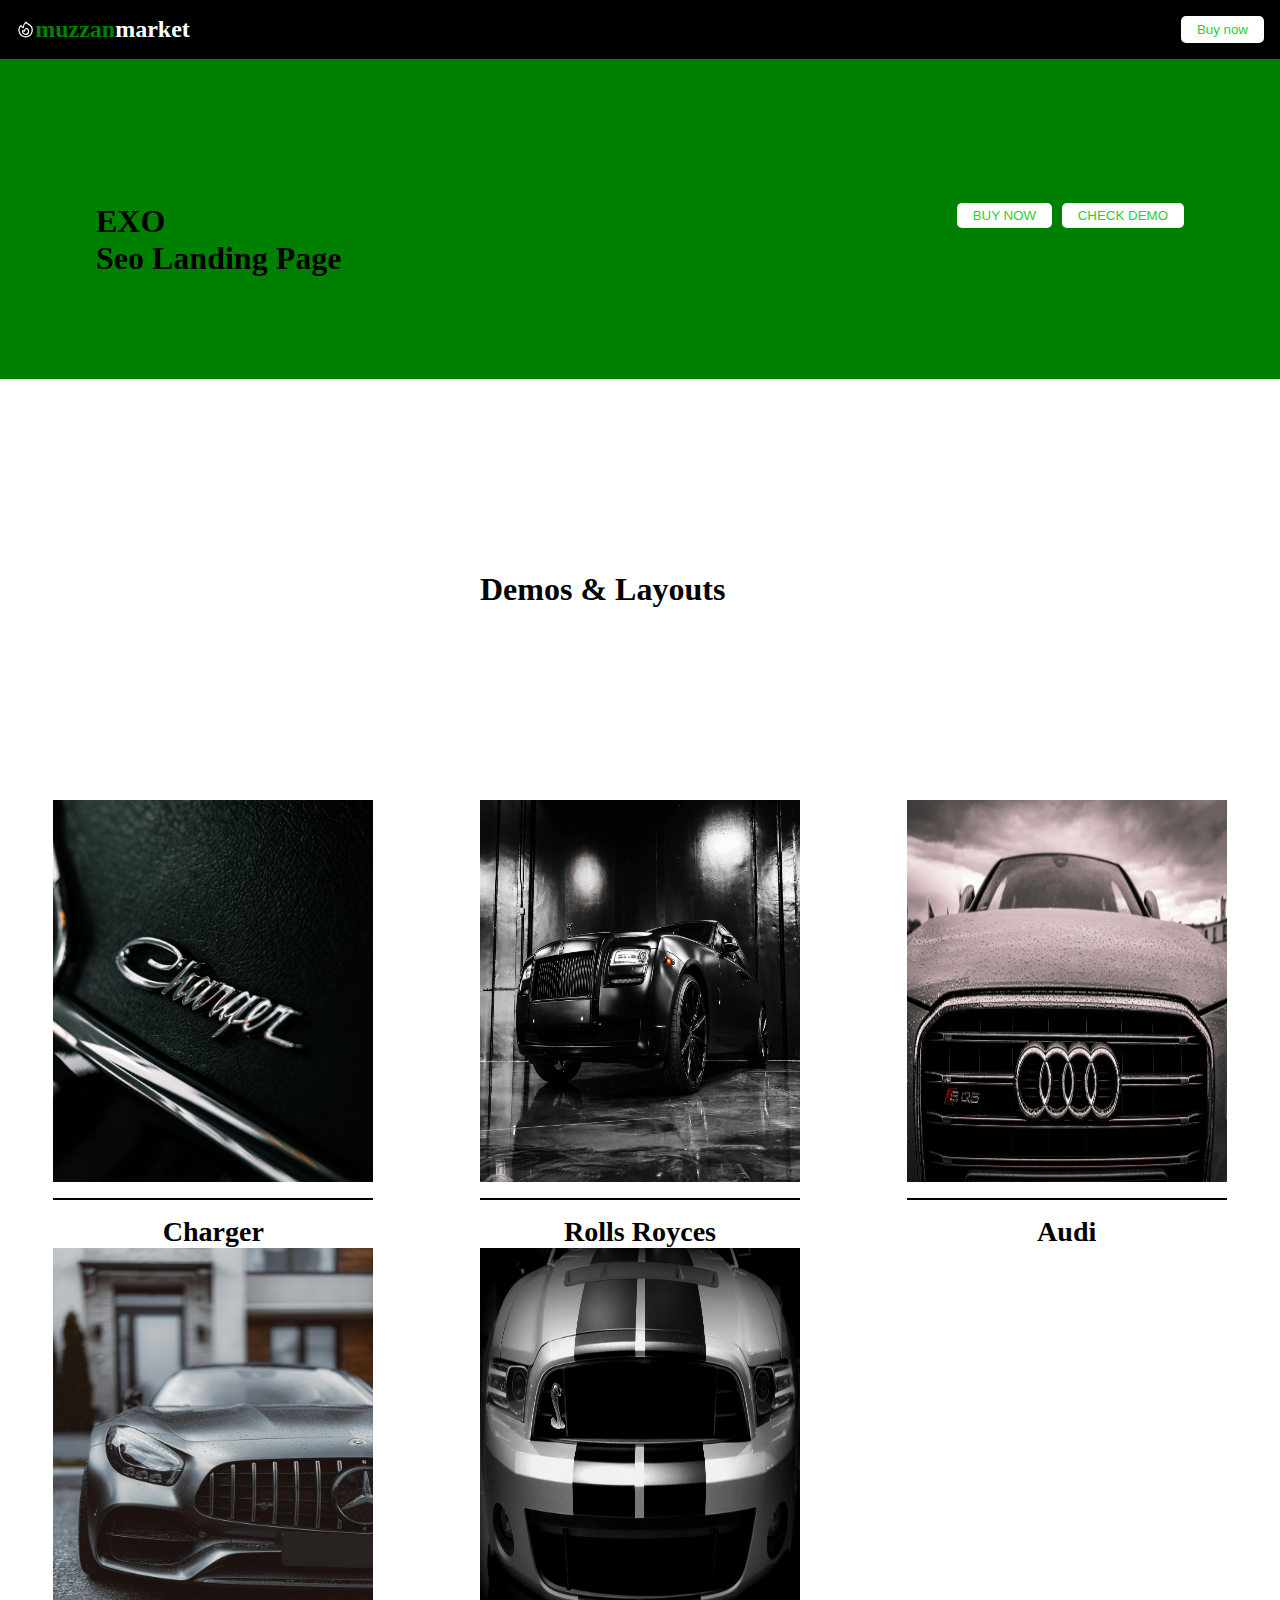
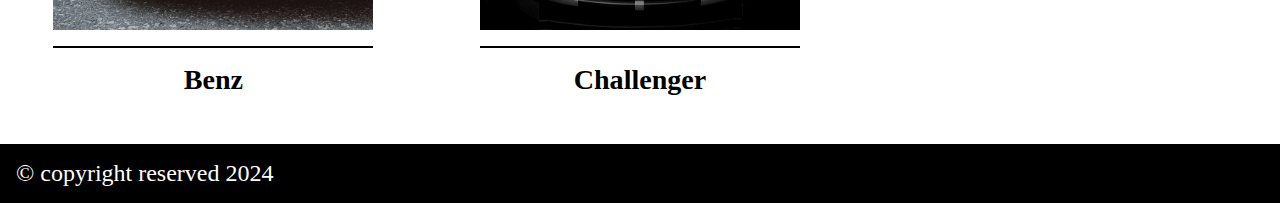
<file: landing/landing.html>
<!DOCTYPE html>
<html lang="en">
<head>
    <meta charset="UTF-8">
    <meta name="viewport" content="width=device-width, initial-scale=1.0">
    <title>Document</title>
    <link rel="stylesheet" href="landing.css">
</head>
<body>
    <header>
        <nav>
            <div class="left">
                <svg xmlns="http://www.w3.org/2000/svg" fill="none" viewBox="0 0 24 24" stroke-width="1.5" stroke="currentColor" class="logo">
                    <path stroke-linecap="round" stroke-linejoin="round" d="M15.362 5.214A8.252 8.252 0 0 1 12 21 8.25 8.25 0 0 1 6.038 7.047 8.287 8.287 0 0 0 9 9.601a8.983 8.983 0 0 1 3.361-6.867 8.21 8.21 0 0 0 3 2.48Z" />
                    <path stroke-linecap="round" stroke-linejoin="round" d="M12 18a3.75 3.75 0 0 0 .495-7.468 5.99 5.99 0 0 0-1.925 3.547 5.975 5.975 0 0 1-2.133-1.001A3.75 3.75 0 0 0 12 18Z" />
                  </svg>
                
                <h6 class="muzzan">muzzan<span class="market">market</span></h6>
            </div>

            <button class="buy">Buy now</button>
        </nav>

        <div class="heading">
            <h1 class="exo">
                EXO <br> Seo Landing Page
            </h1>

            <div class="btn-div">
                <button class="buy">BUY NOW</button>
                <button class="buy">CHECK DEMO</button>
            </div>

        </div>
    </header>

    <main>
        <h1 class="demos">Demos & Layouts</h1>
        <div class="grid">
            <div class="car-div">
                <img class="cars" src="./Asset/1.jpg" alt="">
                <h3>Charger</h3>
            </div>

            <div class="car-div">
                <img class="cars" src="./Asset/2.jpg" alt="">
                <h3>Rolls Royces</h3>
            </div>
            <div class="car-div">
                <img class="cars" src="./Asset/3.jpg" alt="">
                <h3>Audi</h3>
            </div>
            <div class="car-div">
                <img class="cars" src="./Asset/4.jpg" alt="">
                <h3>Benz</h3>
            </div>
            <div class="car-div">
                <img class="cars" src="./Asset/5.jpg" alt="">
                <h3>Challenger</h3>
            </div>
        </div>
    </main>

    <footer>
        <p>&copy; copyright reserved 2024</p>
    </footer>
</body>
</html>
</file>
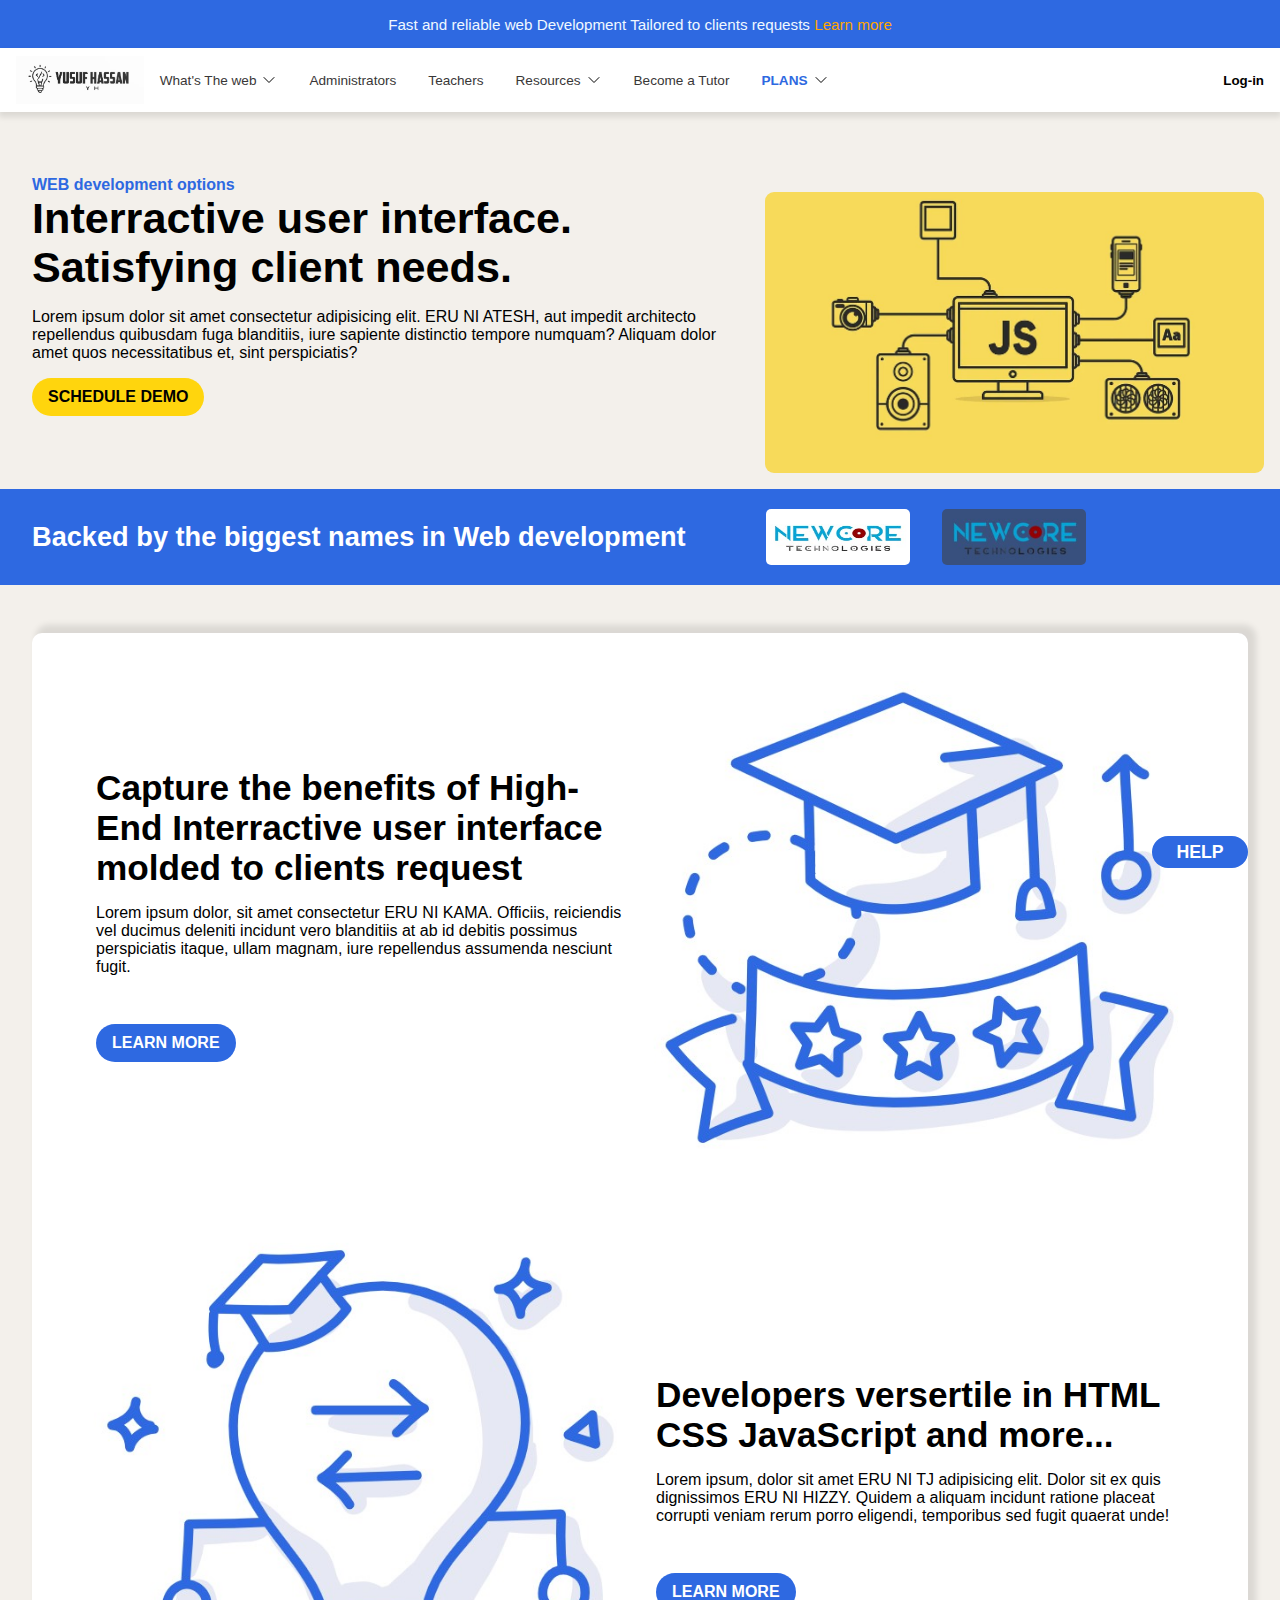
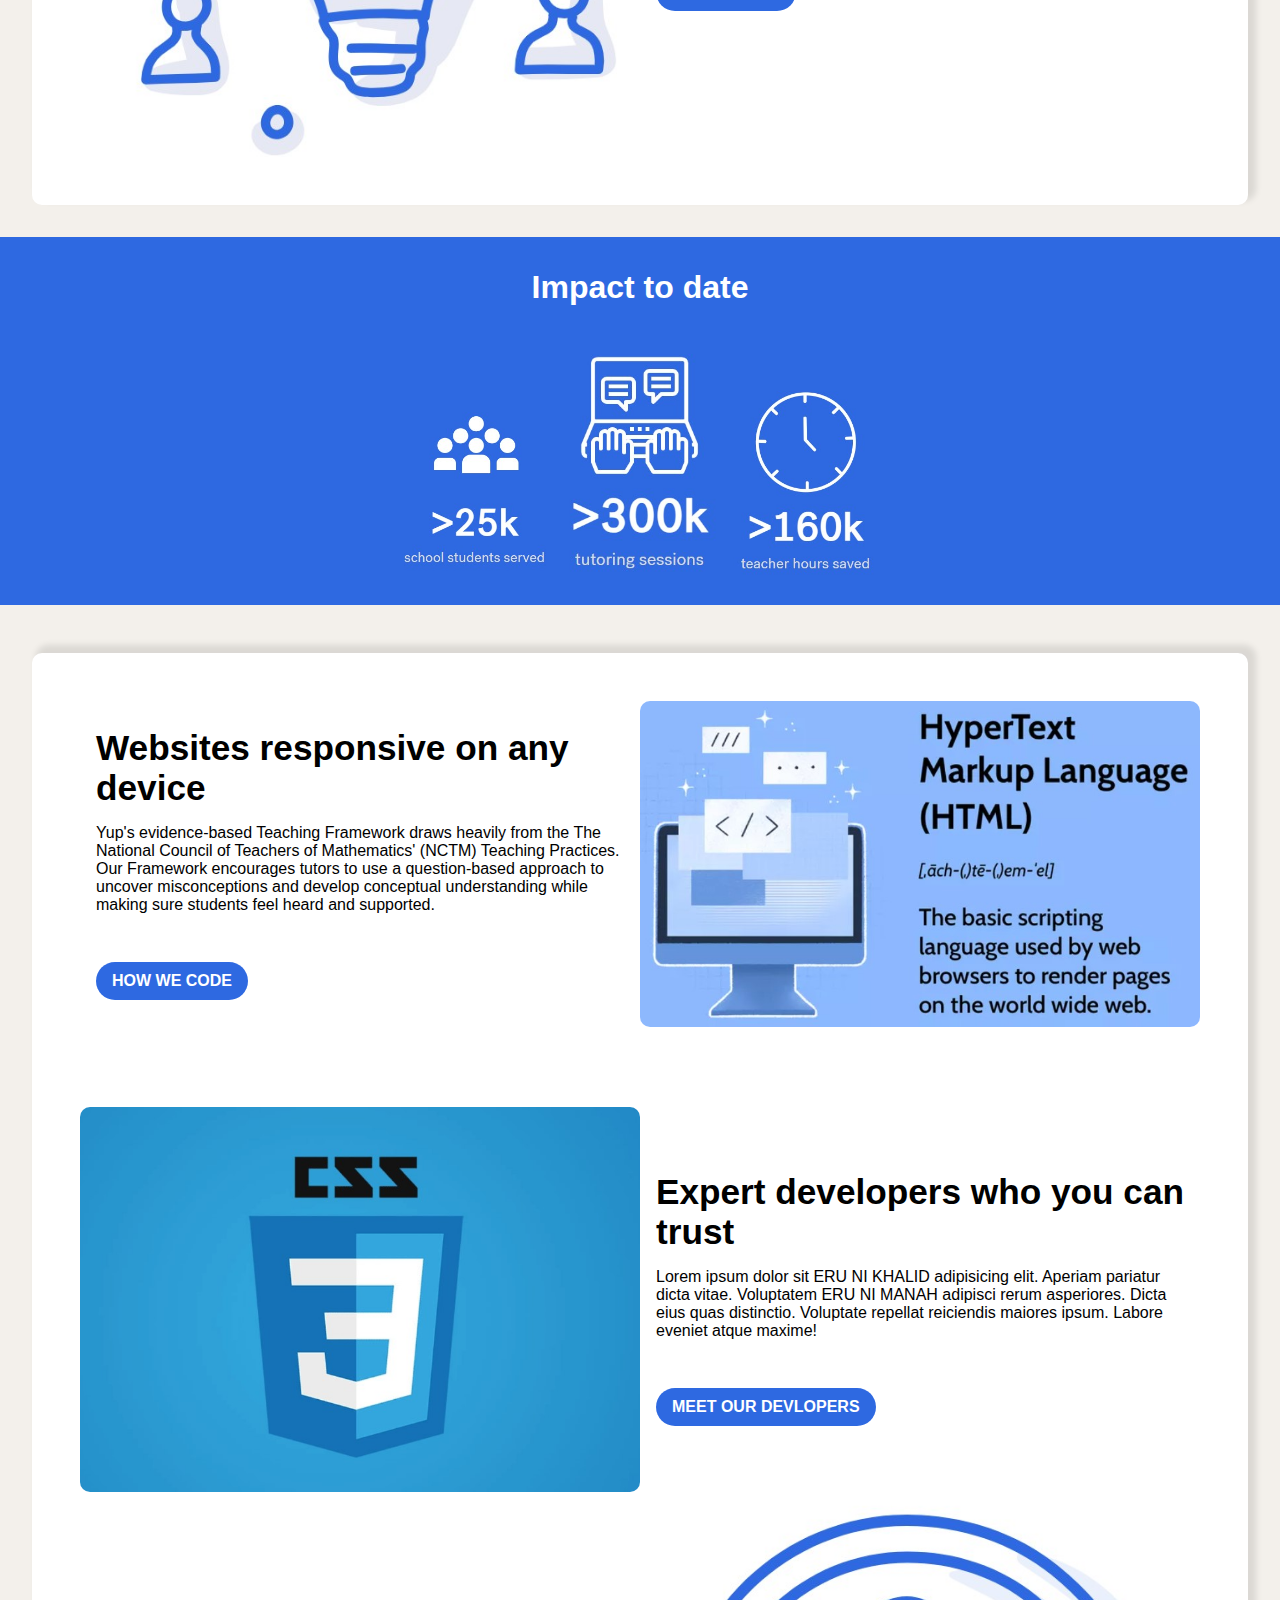
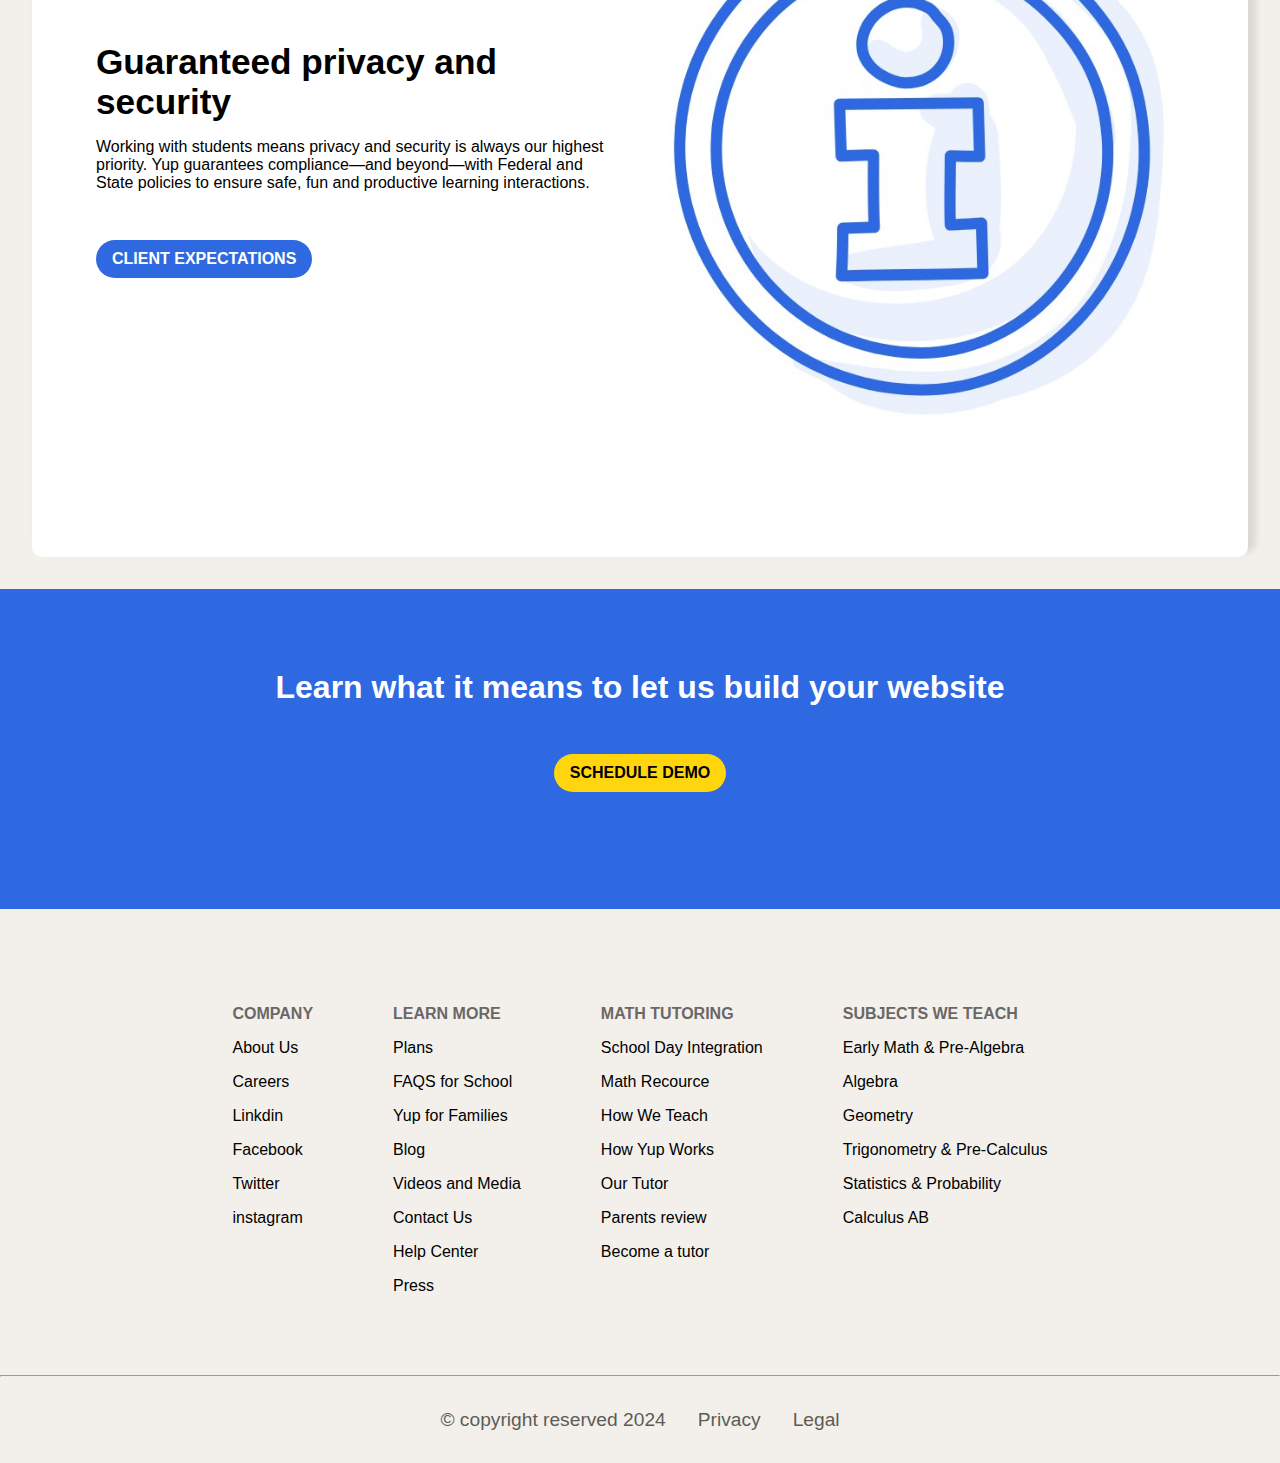
<file: yup.com/yup.html>
<!DOCTYPE html>
<html lang="en">
<head>
    <meta charset="UTF-8">
    <meta http-equiv="X-UA-Compatible" content="IE=edge">
    <meta name="viewport" content="width=device-width, initial-scale=1.0">
    <title>Yup.com</title>
    <link rel="stylesheet" href="yup.css">
    <script defer src="yup.js"></script>
</head>
<body class=".body">
    <header class="header">
        <div class="info ">
            <p class="infotext">Fast and reliable web Development <span class="span">Tailored to clients requests </span> <span class="learn">Learn more</span></p>
        </div>
        <div class="nav">
            <div class="lnav">
                <img class="logo" src="yh.jpg" alt="">
                <nav class="navcontainer">
                    <ul>
                        <div class="what">
                            <li>What's The web</li>
                            <svg xmlns="http://www.w3.org/2000/svg" fill="none" viewBox="0 0 24 24" stroke-width="1.5" stroke="currentColor" class="icon show">
                                <path stroke-linecap="round" stroke-linejoin="round" d="m19.5 8.25-7.5 7.5-7.5-7.5" />
                            </svg>  
                        </div>
                        <li>Administrators</li>
                        <li>Teachers</li>
                        <div class="resources">
                            <li>Resources</li>
                            <svg xmlns="http://www.w3.org/2000/svg" fill="none" viewBox="0 0 24 24" stroke-width="1.5" stroke="currentColor" class="icon show">
                                <path stroke-linecap="round" stroke-linejoin="round" d="m19.5 8.25-7.5 7.5-7.5-7.5" />
                            </svg>  
                        </div>
                        <li>Become a Tutor</li>
                        <div class="plans">
                            <li class="plan">PLANS</li>
                            <svg xmlns="http://www.w3.org/2000/svg" fill="none" viewBox="0 0 24 24" stroke-width="1.5" stroke="currentColor" class="icon plan show">
                                <path stroke-linecap="round" stroke-linejoin="round" d="m19.5 8.25-7.5 7.5-7.5-7.5" />
                            </svg>  
                        </div>
                    </ul>
                </nav>
            </div>
            <div class="rnav">
                <button class="login">Log-in</button>
                <div class="fixed"><a href="">
                    <p>HELP</p></a> 
                </div>
                <svg xmlns="http://www.w3.org/2000/svg" fill="none" viewBox="0 0 24 24" stroke-width="1.5" stroke="currentColor" class="icon menubtn">
                <path stroke-linecap="round" stroke-linejoin="round" d="M17.593 3.322c1.1.128 1.907 1.077 1.907 2.185V21L12 17.25 4.5 21V5.507c0-1.108.806-2.057 1.907-2.185a48.507 48.507 0 0 1 11.186 0Z" />
                </svg>
            </div>
        </div>
    </header>
    <main>
            
        </section>
        <section class="about">
            <div class="labout">
                <h4>WEB development options</h4>
                <h1>Interractive user interface. Satisfying client needs.</h1>
                <p>Lorem ipsum dolor sit amet consectetur adipisicing elit. ERU NI ATESH, aut impedit architecto repellendus quibusdam fuga blanditiis, iure sapiente distinctio tempore numquam? Aliquam dolor amet quos necessitatibus et, sint perspiciatis?</p>
                <div class="demo"><p>SCHEDULE DEMO</p></div>
            </div>
           <img class="aboutimg" src="img.jpg" alt="">
        </section>
        <section class="backings">
            <div class="hype"><h1>Backed by the biggest names in Web development</h1></div>  
            <div class="names"> 
                <div class="fleximg">
                    <img src="new.jpg" alt="">
                    <img src="core.jpg" alt="">
                </div>
            </div>
        </section>
        <section class="uses">
            <div class="tutor">
                <img class="usesimg none center" src="grad.jpg" alt="">
                <div class="ltutor">
                    <h1>Capture the benefits of High-End Interractive user interface molded to clients request</h1>
                    <p class="usetext">Lorem ipsum dolor, sit amet consectetur ERU NI KAMA. Officiis, reiciendis vel ducimus deleniti incidunt vero blanditiis at ab id debitis possimus perspiciatis itaque, ullam magnam, iure repellendus assumenda nesciunt fugit.</p>
                    <div class="learnbtn"><p>LEARN MORE</p></div>
                </div>
                <img class="usesimg block" src="grad.jpg" alt="">
            </div>
            <div class="teaching">
                <img class="usesimg center" src="bulb.jpg" alt="">
                <div class="rteaching">
                    <h1>Developers versertile in HTML CSS JavaScript and more...</h1>
                    <p class="usetext">Lorem ipsum, dolor sit amet ERU NI TJ adipisicing elit. Dolor sit ex quis dignissimos ERU NI HIZZY. Quidem a aliquam incidunt ratione placeat corrupti veniam rerum porro eligendi, temporibus sed fugit quaerat unde!</p>
                    <div class="learnbtn" ><p>LEARN MORE</p></div>
                </div>
            </div>
        </section>
        <section class="impact">
            <h1>Impact to date</h1>
            <div class="impactnum">
                <img src="25k.jpg" alt="">
                <img src="300k.jpg" alt="">
                <img src="160k.jpg" alt="">
            </div>
        </section>
        <section class="uses">
            <div class="tutor">
                <img class="usesimg none center" src="bentle.jpg" alt="">
                <div class="ltutor">
                    <h1>Websites responsive on any device</h1>
                    <p class="usetext">Yup's evidence-based Teaching Framework draws heavily from the The National Council of Teachers of Mathematics' (NCTM) Teaching Practices. Our Framework encourages tutors to use a question-based approach to uncover misconceptions and develop conceptual understanding while making sure students feel heard and supported.</p>
                    <div class="learnbtn"><p>HOW WE CODE</p></div>
                </div>
                <img class="usesimg block" src="bentle.jpg" alt="">
            </div>
            <div class="teaching">
                <img class="usesimg center" src="audi.jpg" alt="">
                <div class="rteaching">
                    <h1>Expert developers who you can trust</h1>
                    <p class="usetext">Lorem ipsum dolor sit ERU NI KHALID adipisicing elit. Aperiam pariatur dicta vitae. Voluptatem ERU NI MANAH adipisci rerum asperiores. Dicta eius quas distinctio. Voluptate repellat reiciendis maiores ipsum. Labore eveniet atque maxime!</p>
                    <div class="learnbtn" ><p>MEET OUR DEVLOPERS</p></div>
                </div>
            </div>
            <div class="tutor">
                <img class="usesimg none center" src="I.jpg" alt="">
                <div class="ltutor">
                    <h1>Guaranteed privacy and security</h1>
                    <p class="usetext">Working with students means privacy and security is always our highest priority. Yup guarantees compliance—and beyond—with Federal and State policies to ensure safe, fun and productive learning interactions.</p>
                    <div class="learnbtn"><p>CLIENT EXPECTATIONS</p></div>
                </div>
                <img class="usesimg block" src="I.jpg" alt="">
            </div>
        </section>
        <section class="schedule">
            <h1>Learn what it means to let us build your website</h1>
            <div class="demo mid"><p>SCHEDULE DEMO</p></div>
        </section>
        <section class="table">
        <div class="tablecontainer">
            <div class="company">
                <ul>
                   <li class="head">COMPANY</li>
                   <a href=""><li>About Us</li></a>
                   <a href=""><li>Careers</li></a>
                   <a href=""><li>Linkdin</li></a>
                   <a href=""><li>Facebook</li></a>
                   <a href=""><li> Twitter</li></a>
                   <a href=""><li>instagram</li></a>
                </ul>
            </div>
            <div class="more">
                <ul>
                    <li class="head">LEARN MORE</li>
                    <a href=""><li>Plans</li></a>
                    <a href=""><li>FAQS for School</li></a>
                    <a href=""><li>Yup for Families</li></a>
                    <a href=""><li>Blog</li></a>
                    <a href=""><li>Videos and Media</li></a>
                    <a href=""><li>Contact Us</li></a>
                    <a href=""><li>Help Center</li></a>
                    <a href=""><li>Press</li></a>
                </ul>

            </div>
            <div class="math">
                <ul>
                    <li class="head">MATH TUTORING</li>
                    <a href=""><li>School Day Integration</li></a>
                    <a href=""><li>Math Recource</li></a>
                    <a href=""><li>How We Teach</li></a>
                    <a href=""><li>How Yup Works</li></a>
                    <a href=""><li>Our Tutor</li></a>
                    <a href=""><li>Parents review</li></a>
                    <a href=""><li>Become a tutor</li></a>
                </ul>

            </div>
            <div class="subject">
                <ul>
                    <li class="head">SUBJECTS WE TEACH</li>
                    <a href=""><li>Early Math & Pre-Algebra</li></a>
                    <a href=""><li>Algebra</li></a>
                    <a href=""><li>Geometry</li></a>
                    <a href=""><li>Trigonometry & Pre-Calculus</li></a>
                    <a href=""><li>Statistics & Probability</li></a>
                    <a href=""><li>Calculus AB</li></a>
                </ul>
            </div>
        </div>
        </section>
        <hr>
        <div class="copy"> 
            <p>&copy; copyright reserved 2024</p>
            <p>Privacy</p>
            <p>Legal</p>
        </div>
        <section class="popup">
            <div class="whatpopup hidden">
                <ul>
                    <li>How Yup Works</li>
                    <li> How We Teach</li>
                    <li> Subjects We Teach</li>
                    <li> Plans</li>
                    <li>School Day Integrations</li> 
                    <li>Our Tutors</li>
                    <li>Student Privacy</li>
                </ul>
            </div>
            <div class="rpopup hidden">
                <ul>
                    <li>Blog</li>
                    <li>Videos and Media</li>
                    <li>See a student using Yup</li>
                    <li>Help Center</li>
                    <li>Webinar - Addressing unfinished learning</li>
                </ul>
            </div>

            <div class="planpopup hidden">
                <ul>
                    <li>Individual</li>
                    <li>Schools</li>
                </ul>
            </div> 
        </section>
        
            <div class="sidemenu hidden">
                <button class="exitmenu">&times;</button>
                <div class="loginmenu">
                    <p class="major">Login</p>
                    <ul>
                        <li>I'm an educator</li>
                        <li>I'm a student</li>
                        <li>I'm a parent</li>
                        <li>I'm a Yup tutor</li>
                    </ul>
                    <hr>
                </div> 
                <div class="whatmenu">
                    <p class="major">What's Yup</p>
                    <ul>
                     <li>How Yup Works</li>
                     <li> How We Teach</li>
                     <li> Subjects We Teach</li>
                     <li> Plans</li>
                     <li>School Day Integrations</li> 
                     <li>Our Tutors</li>
                     <li>Student Privacy</li>
                    </ul>
                    <hr>
                </div>
                <p class="major">Administrators</p>
                <hr>
                <p class="major">Teachers</p>
                <hr>
                <div class="resourecesmenu">
                    <p class="major">Resources</p>
                    <ul>
                        <li>Blog</li>
                        <li>Videos and Media</li>
                        <li>See a student using Yup</li>
                        <li>Help Center</li>
                        <li>Webinar - Addressing unfinished learning</li>
                    </ul>
                    <hr>
                </div>
                <p class="major">Become a Tutor</p>
            </div>

        <section class="loginmodal hidden">
            <button class="exitmodal">&times;</button>
            <h2>Enter your details and <span class="plan"> Log-In</span> </h2>
            <form action="" class="loginform">
                <div>
                    <label for="">Username</label>
                    <input type="text">
                </div>
               <div>
                <label for="">Password</label>
                <input type="password">
               </div>
                <button class="nbutton">Sign-In</button>
            </form> 
    </main>
</body>
</html>
</file>
<file: bankistDom/style.css>
/* The page is NOT responsive. You can implement responsiveness yourself if you wanna have some fun 😃 */

:root {
  --color-primary: #5ec576;
  --color-secondary: #ffcb03;
  --color-tertiary: #ff585f;
  --color-primary-darker: #4bbb7d;
  --color-secondary-darker: #ffbb00;
  --color-tertiary-darker: #fd424b;
  --color-primary-opacity: #5ec5763a;
  --color-secondary-opacity: #ffcd0331;
  --color-tertiary-opacity: #ff58602d;
  --gradient-primary: linear-gradient(to top left, #39b385, #9be15d);
  --gradient-secondary: linear-gradient(to top left, #ffb003, #ffcb03);
}

* {
  margin: 0;
  padding: 0;
  box-sizing: inherit;
}

html {
  font-size: 62.5%;
  box-sizing: border-box;
}

body {
  font-family: 'Poppins', sans-serif;
  font-weight: 300;
  color: #444;
  line-height: 1.9;
  background-color: #f3f3f3;
}

/* GENERAL ELEMENTS */
.section {
  padding: 15rem 3rem;
  border-top: 1px solid #ddd;

  transition: transform 1s, opacity 1s;
}

.section--hidden {
  opacity: 0;
  transform: translateY(8rem);
}

.section__title {
  max-width: 80rem;
  margin: 0 auto 8rem auto;
}

.section__description {
  font-size: 1.8rem;
  font-weight: 600;
  text-transform: uppercase;
  color: var(--color-primary);
  margin-bottom: 1rem;
}

.section__header {
  font-size: 4rem;
  line-height: 1.3;
  font-weight: 500;
}

.btn {
  display: inline-block;
  background-color: var(--color-primary);
  font-size: 1.6rem;
  font-family: inherit;
  font-weight: 500;
  border: none;
  padding: 1.25rem 4.5rem;
  border-radius: 10rem;
  cursor: pointer;
  transition: all 0.3s;
}

.btn:hover {
  background-color: var(--color-primary-darker);
}

.btn--text {
  display: inline-block;
  background: none;
  font-size: 1.7rem;
  font-family: inherit;
  font-weight: 500;
  color: var(--color-primary);
  border: none;
  border-bottom: 1px solid currentColor;
  padding-bottom: 2px;
  cursor: pointer;
  transition: all 0.3s;
}

p {
  color: #666;
}

/* This is BAD for accessibility! Don't do in the real world! */
button:focus {
  outline: none;
}

img {
  transition: filter 0.5s;
}

.lazy-img {
  filter: blur(20px);
}

/* NAVIGATION */
.nav {
  display: flex;
  justify-content: space-between;
  align-items: center;
  height: 9rem;
  width: 100%;
  padding: 0 6rem;
  z-index: 100;
}

/* nav and stickly class at the same time */
.nav.sticky {
  position: fixed;
  background-color: rgba(255, 255, 255, 0.95);
}

.nav__logo {
  height: 4.5rem;
  transition: all 0.3s;
}

.nav__links {
  display: flex;
  align-items: center;
  list-style: none;
}

.nav__item {
  margin-left: 4rem;
}

.nav__link:link,
.nav__link:visited {
  font-size: 1.7rem;
  font-weight: 400;
  color: inherit;
  text-decoration: none;
  display: block;
  transition: all 0.3s;
}

.nav__link--btn:link,
.nav__link--btn:visited {
  padding: 0.8rem 2.5rem;
  border-radius: 3rem;
  background-color: var(--color-primary);
  color: #222;
}

.nav__link--btn:hover,
.nav__link--btn:active {
  color: inherit;
  background-color: var(--color-primary-darker);
  color: #333;
}

/* HEADER */
.header {
  padding: 0 3rem;
  height: 100vh;
  display: flex;
  flex-direction: column;
  align-items: center;
}

.header__title {
  flex: 1;

  max-width: 115rem;
  display: grid;
  grid-template-columns: 3fr 2fr;
  row-gap: 3rem;
  align-content: center;
  justify-content: center;

  align-items: start;
  justify-items: start;
}

h1 {
  font-size: 5.5rem;
  line-height: 1.35;
}

h4 {
  font-size: 2.4rem;
  font-weight: 500;
}

.header__img {
  width: 100%;
  grid-column: 2 / 3;
  grid-row: 1 / span 4;
  transform: translateY(-6rem);
}

.highlight {
  position: relative;
}

.highlight::after {
  display: block;
  content: '';
  position: absolute;
  bottom: 0;
  left: 0;
  height: 100%;
  width: 100%;
  z-index: -1;
  opacity: 0.7;
  transform: scale(1.07, 1.05) skewX(-15deg);
  background-image: var(--gradient-primary);
}

/* FEATURES */
.features {
  display: grid;
  grid-template-columns: 1fr 1fr;
  gap: 4rem;
  margin: 0 12rem;
}

.features__img {
  width: 100%;
}

.features__feature {
  align-self: center;
  justify-self: center;
  width: 70%;
  font-size: 1.5rem;
}

.features__icon {
  display: flex;
  align-items: center;
  justify-content: center;
  background-color: var(--color-primary-opacity);
  height: 5.5rem;
  width: 5.5rem;
  border-radius: 50%;
  margin-bottom: 2rem;
}

.features__icon svg {
  height: 2.5rem;
  width: 2.5rem;
  fill: var(--color-primary);
}

.features__header {
  font-size: 2rem;
  margin-bottom: 1rem;
}

/* OPERATIONS */
.operations {
  max-width: 100rem;
  margin: 12rem auto 0 auto;

  background-color: #fff;
}

.operations__tab-container {
  display: flex;
  justify-content: center;
}

.operations__tab {
  margin-right: 2.5rem;
  transform: translateY(-50%);
}

.operations__tab span {
  margin-right: 1rem;
  font-weight: 600;
  display: inline-block;
}

.operations__tab--1 {
  background-color: var(--color-secondary);
}

.operations__tab--1:hover {
  background-color: var(--color-secondary-darker);
}

.operations__tab--3 {
  background-color: var(--color-tertiary);
  margin: 0;
}

.operations__tab--3:hover {
  background-color: var(--color-tertiary-darker);
}

.operations__tab--active {
  transform: translateY(-66%);
}

.operations__content {
  display: none;

  /* JUST PRESENTATIONAL */
  font-size: 1.7rem;
  padding: 2.5rem 7rem 6.5rem 7rem;
}

.operations__content--active {
  display: grid;
  grid-template-columns: 7rem 1fr;
  column-gap: 3rem;
  row-gap: 0.5rem;
}

.operations__header {
  font-size: 2.25rem;
  font-weight: 500;
  align-self: center;
}

.operations__icon {
  display: flex;
  align-items: center;
  justify-content: center;
  height: 7rem;
  width: 7rem;
  border-radius: 50%;
}

.operations__icon svg {
  height: 2.75rem;
  width: 2.75rem;
}

.operations__content p {
  grid-column: 2;
}

.operations__icon--1 {
  background-color: var(--color-secondary-opacity);
}
.operations__icon--2 {
  background-color: var(--color-primary-opacity);
}
.operations__icon--3 {
  background-color: var(--color-tertiary-opacity);
}
.operations__icon--1 svg {
  fill: var(--color-secondary-darker);
}
.operations__icon--2 svg {
  fill: var(--color-primary);
}
.operations__icon--3 svg {
  fill: var(--color-tertiary);
}

/* SLIDER */
.slider {
  max-width: 100rem;
  height: 50rem;
  margin: 0 auto;
  position: relative;

  /* IN THE END */
  overflow: hidden;
}

.slide {
  position: absolute;
  top: 0;
  width: 100%;
  height: 50rem;

  display: flex;
  align-items: center;
  justify-content: center;

  /* THIS creates the animation! */
  transition: transform 1s;
}

.slide > img {
  /* Only for images that have different size than slide */
  width: 100%;
  height: 100%;
  object-fit: cover;
}

.slider__btn {
  position: absolute;
  top: 50%;
  z-index: 10;

  border: none;
  background: rgba(255, 255, 255, 0.7);
  font-family: inherit;
  color: #333;
  border-radius: 50%;
  height: 5.5rem;
  width: 5.5rem;
  font-size: 3.25rem;
  cursor: pointer;
}

.slider__btn--left {
  left: 6%;
  transform: translate(-50%, -50%);
}

.slider__btn--right {
  right: 6%;
  transform: translate(50%, -50%);
}

.dots {
  position: absolute;
  bottom: 5%;
  left: 50%;
  transform: translateX(-50%);
  display: flex;
}

.dots__dot {
  border: none;
  background-color: #b9b9b9;
  opacity: 0.7;
  height: 1rem;
  width: 1rem;
  border-radius: 50%;
  margin-right: 1.75rem;
  cursor: pointer;
  transition: all 0.5s;

  /* Only necessary when overlying images */
  /* box-shadow: 0 0.6rem 1.5rem rgba(0, 0, 0, 0.7); */
}

.dots__dot:last-child {
  margin: 0;
}

.dots__dot--active {
  /* background-color: #fff; */
  background-color: #888;
  opacity: 1;
}

/* TESTIMONIALS */
.testimonial {
  width: 65%;
  position: relative;
}

.testimonial::before {
  content: '\201C';
  position: absolute;
  top: -5.7rem;
  left: -6.8rem;
  line-height: 1;
  font-size: 20rem;
  font-family: inherit;
  color: var(--color-primary);
  z-index: -1;
}

.testimonial__header {
  font-size: 2.25rem;
  font-weight: 500;
  margin-bottom: 1.5rem;
}

.testimonial__text {
  font-size: 1.7rem;
  margin-bottom: 3.5rem;
  color: #666;
}

.testimonial__author {
  margin-left: 3rem;
  font-style: normal;

  display: grid;
  grid-template-columns: 6.5rem 1fr;
  column-gap: 2rem;
}

.testimonial__photo {
  grid-row: 1 / span 2;
  width: 6.5rem;
  border-radius: 50%;
}

.testimonial__name {
  font-size: 1.7rem;
  font-weight: 500;
  align-self: end;
  margin: 0;
}

.testimonial__location {
  font-size: 1.5rem;
}

.section__title--testimonials {
  margin-bottom: 4rem;
}

/* SIGNUP */
.section--sign-up {
  background-color: #37383d;
  border-top: none;
  border-bottom: 1px solid #444;
  text-align: center;
  padding: 10rem 3rem;
}

.section--sign-up .section__header {
  color: #fff;
  text-align: center;
}

.section--sign-up .section__title {
  margin-bottom: 6rem;
}

.section--sign-up .btn {
  font-size: 1.9rem;
  padding: 2rem 5rem;
}

/* FOOTER */
.footer {
  padding: 10rem 3rem;
  background-color: #37383d;
}

.footer__nav {
  list-style: none;
  display: flex;
  justify-content: center;
  margin-bottom: 5rem;
}

.footer__item {
  margin-right: 4rem;
}

.footer__link {
  font-size: 1.6rem;
  color: #eee;
  text-decoration: none;
}

.footer__logo {
  height: 5rem;
  display: block;
  margin: 0 auto;
  margin-bottom: 5rem;
}

.footer__copyright {
  font-size: 1.4rem;
  color: #aaa;
  text-align: center;
}

.footer__copyright .footer__link {
  font-size: 1.4rem;
}

/* MODAL WINDOW */
.modal {
  position: fixed;
  top: 50%;
  left: 50%;
  transform: translate(-50%, -50%);
  max-width: 60rem;
  background-color: #f3f3f3;
  padding: 5rem 6rem;
  box-shadow: 0 4rem 6rem rgba(0, 0, 0, 0.3);
  z-index: 1000;
  transition: all 0.5s;
}

.overlay {
  position: fixed;
  top: 0;
  left: 0;
  width: 100%;
  height: 100%;
  background-color: rgba(0, 0, 0, 0.5);
  backdrop-filter: blur(4px);
  z-index: 100;
  transition: all 0.5s;
}

.modal__header {
  font-size: 3.25rem;
  margin-bottom: 4.5rem;
  line-height: 1.5;
}

.modal__form {
  margin: 0 3rem;
  display: grid;
  grid-template-columns: 1fr 2fr;
  align-items: center;
  gap: 2.5rem;
}

.modal__form label {
  font-size: 1.7rem;
  font-weight: 500;
}

.modal__form input {
  font-size: 1.7rem;
  padding: 1rem 1.5rem;
  border: 1px solid #ddd;
  border-radius: 0.5rem;
}

.modal__form button {
  grid-column: 1 / span 2;
  justify-self: center;
  margin-top: 1rem;
}

.btn--close-modal {
  font-family: inherit;
  color: inherit;
  position: absolute;
  top: 0.5rem;
  right: 2rem;
  font-size: 4rem;
  cursor: pointer;
  border: none;
  background: none;
}

.hidden {
  visibility: hidden;
  opacity: 0;
}

/* COOKIE MESSAGE */
.cookie-message {
  display: flex;
  align-items: center;
  justify-content: space-evenly;
  width: 100%;
  background-color: white;
  color: #bbb;
  font-size: 1.5rem;
  font-weight: 400;
}
</file>
<file: FOOD.COM/index.css>
*{
    padding: 0;
    margin: 0;
    box-sizing: border-box;    
}

body{
    font-size: 62.5%;
}

header{
     background-color: black;
     height: 10rem;
     width: 100%;
     padding: 1rem;
     display: flex;
     align-items: center;
     gap: 6rem  ;
}

.navcontainer{
    display: flex;
    align-items: center;
    padding-top: 4rem;
    gap: 2rem;
}

.logo{
    height: 3rem;
}

.navlist{
    display: flex;
    gap: 1.5rem;
    font-size: large;
}

.navitem{
    color: aliceblue;
    list-style: none;
}

.navitem:hover{
    text-decoration: underline;
    text-decoration-color: aqua;
    text-decoration-style:solid ;
}

.iconcontainer{
    display: flex;
    padding-top: 4rem;
    gap: 1rem;
}

.icon{
    color: aliceblue;
    height: 1.5rem;
}

.communitycontainer{
    background-color: rgb(243, 240, 240);
    margin-top:4rem;
    margin-left: 2rem;
    margin-right: 2rem;
    height: 3.5rem;
}

.advertbar{
    display: flex;
}

.all{
    background-color:rgb(232, 197, 21);
    height: 3.5rem;
    margin-left: 4rem;
    width: 12rem;
    padding: 1.4rem;
    padding-left: 2.3rem;
    border-radius: 5px;
    font-size: 140%;

}

.advert{
    padding-left: 30%;
    padding-top: 1.3rem;
}

.label{
    font-size: 300%;
    margin-top: 2rem;
    margin-bottom: 2REM;
    color: black;
}

.communityactivity{
    height: 20rem;
    width: 33%;
    margin-top: 2rem;
    padding: 1rem;
    border-radius: 8px;
    border-color: rgb(243, 240, 240);
    border-style: solid;
}

.users{
    display: flex;
    gap: 1.5rem;
}

.user{
    display: flex;
    align-items: center;
    font-size:large;
    font-weight: bold;
    gap: 1rem;
    color: rgb(114, 114, 224);

} 

.userimage{
    height: 3rem;
    width: 3rem;
    border-radius: 50%;
   
}

.activity{
   color: black;
}

.comment{
    font-size: large;
    margin-top: 2rem;
    font-weight: bold;
    color: rgb(131, 124, 124);

}

.period{
    display: flex;
    margin-top: 8rem;
    font-size: 140%;
    font-weight: bold;
    gap: 11rem;
}

.time{
    color: rgb(99, 96, 96);
}

.reply{
    color: black;
}

.craving{
    height: 20rem;
    width: 33%;
    /* background-color: rgb(225, 220, 220) ; */
    border-radius: 8px;
}

.craving img{
    height: 20rem;
    width: 100%;
    border-radius: 8px;
}


.explorecontainer{
    display: flex;
    gap: 3rem;
}

.explore{
    font-size: large;
    width: 10rem;
}

.exploreimage{
    height:10rem;
    width:10rem;
    border-radius: 50%;
}

.adverttwo{
    margin-left: 45%;
    padding-top: 1.3rem;
}

.trending{
 display: flex;
 gap:3rem;
}

.trendingitem{
    width:16rem;
    height: 20rem;
    border-radius: 8px;
    border-style: solid;
    border-color: rgb(235, 239, 243);
    font-size: large;
    margin-bottom: 3rem;
}

.trendingitem p{
    width: fit-content;
    margin: 1rem auto;
}

.trendingimage{
    width:15.8rem;
    height: 14rem;
    /* border-radius: ; */
}

.cook{
   height: 25rem;
   margin: 2rem;
   display: flex; 
   color: rgb(156, 148, 148);
   
}

.cookimage{
    width: 65%;
    height: 25rem;
}

.cooktext{
    margin-left: 4rem;
    width: 25%;
    padding-top: 2rem;
    padding-bottom: 2rem;
}
    
.tag{
    font-size: medium;
}

.textcontent{
    font-size: large;
}

.search{
    background-color: rgb(243, 243, 243);
    height: 15rem;
    margin: 1px;
    padding: 1px;
    width:100% ;
    justify-self: center;
    position: relative;
}

.center{
   padding-left: 5rem;
   padding-top: 2rem;
   width: 40%;
   margin: auto;
   
}

.searchh{
    color: black;
    position: absolute;
    top: 9px;
    left: 1rem;
}

.searchbar{
    height: 3rem;
    margin: 2rem;
    border-style: solid;
    border-color: rgb(156, 148, 148);
    margin-left:13rem ;
    margin-right:13rem ;
    border-radius: 50px;
    background-color:white;
    position: relative;
}

.searchbtn{
    background-color:rgb(232, 197, 21);
    height: 2.5rem;
    width: 14rem;
    border-style: none;
    position: absolute;
    left: 50%;
    right: 50%;
   transform: translate(-50%, -50%);
    border-radius: 5px;
    font-size: large;

}

.end{
    height: 6rem;
    background-color: black;
}


@media (max-width: 77.2em){
    html{
        font-size: 61%;
    }
    .explorecontainer{
        display: grid;
    }

    .advertbar{
        padding: 1.5rem 1rem;
        /* background-color: black; */
    }

    .all{
        font-size: 9px;
        background-color: blue;
        padding: 1rem;
    }
}

/* @media(max-width: ) */
</file>
<file: testsitee/style.css>
/*
 * Use this CSS to learn some intersting techniques,
 * in case you're wondering how I built the UI.
 * Have fun! 😁
 */

* {
  margin: 0;
  padding: 0;
  box-sizing: inherit;
}

html {
  font-size: 62.5%;
  box-sizing: border-box;
}

body {
  font-family: "Poppins", sans-serif;
  color: #444;
  background-color: #f3f3f3;
  height: 100vh;
  padding: 2rem;
}

nav {
  display: flex;
  justify-content: space-between;
  align-items: center;
  padding: 0 2rem;
}

.welcome {
  font-size: 1.9rem;
  font-weight: 500;
}

.logo {
  height: 5.25rem;
}

.login {
  display: flex;
}

.login__input {
  border: none;
  padding: 0.5rem 2rem;
  font-size: 1.6rem;
  font-family: inherit;
  text-align: center;
  width: 12rem;
  border-radius: 10rem;
  margin-right: 1rem;
  color: inherit;
  border: 1px solid #fff;
  transition: all 0.3s;
}

.login__input:focus {
  outline: none;
  border: 1px solid #ccc;
}

.login__input::placeholder {
  color: #bbb;
}

.login__btn {
  border: none;
  background: none;
  font-size: 2.2rem;
  color: inherit;
  cursor: pointer;
  transition: all 0.3s;
}

.login__btn:hover,
.login__btn:focus,
.btn--sort:hover,
.btn--sort:focus {
  outline: none;
  color: #777;
}

/* MAIN */
.app {
  position: relative;
  max-width: 100rem;
  margin: 4rem auto;
  display: grid;
  grid-template-columns: 4fr 3fr;
  grid-template-rows: auto repeat(3, 15rem) auto;
  gap: 2rem;

  /* NOTE This creates the fade in/out anumation */
  opacity: 0;
  transition: all 1s;
}

.balance {
  grid-column: 1 / span 2;
  display: flex;
  align-items: flex-end;
  justify-content: space-between;
  margin-bottom: 2rem;
}

.balance__label {
  font-size: 2.2rem;
  font-weight: 500;
  margin-bottom: -0.2rem;
}

.balance__date {
  font-size: 1.4rem;
  color: #888;
}

.balance__value {
  font-size: 4.5rem;
  font-weight: 400;
}

/* MOVEMENTS */
.movements {
  grid-row: 2 / span 3;
  background-color: #fff;
  border-radius: 1rem;
  overflow: scroll;
}

.movements__row {
  padding: 2.25rem 4rem;
  display: flex;
  align-items: center;
  border-bottom: 1px solid #eee;
}

.movements__type {
  font-size: 1.1rem;
  text-transform: uppercase;
  font-weight: 500;
  color: #fff;
  padding: 0.1rem 1rem;
  border-radius: 10rem;
  margin-right: 2rem;
}

.movements__date {
  font-size: 1.1rem;
  text-transform: uppercase;
  font-weight: 500;
  color: #666;
}

.movements__type--deposit {
  background-image: linear-gradient(to top left, #39b385, #9be15d);
}

.movements__type--withdrawal {
  background-image: linear-gradient(to top left, #e52a5a, #ff585f);
}

.movements__value {
  font-size: 1.7rem;
  margin-left: auto;
}

/* SUMMARY */
.summary {
  grid-row: 5 / 6;
  display: flex;
  align-items: baseline;
  padding: 0 0.3rem;
  margin-top: 1rem;
}

.summary__label {
  font-size: 1.2rem;
  font-weight: 500;
  text-transform: uppercase;
  margin-right: 0.8rem;
}

.summary__value {
  font-size: 2.2rem;
  margin-right: 2.5rem;
}

.summary__value--in,
.summary__value--interest {
  color: #66c873;
}

.summary__value--out {
  color: #f5465d;
}

.btn--sort {
  margin-left: auto;
  border: none;
  background: none;
  font-size: 1.3rem;
  font-weight: 500;
  cursor: pointer;
}

/* OPERATIONS */
.operation {
  border-radius: 1rem;
  padding: 3rem 4rem;
  color: #333;
}

.operation--transfer {
  background-image: linear-gradient(to top left, #ffb003, #ffcb03);
}

.operation--loan {
  background-image: linear-gradient(to top left, #39b385, #9be15d);
}

.operation--close {
  background-image: linear-gradient(to top left, #e52a5a, #ff585f);
}

h2 {
  margin-bottom: 1.5rem;
  font-size: 1.7rem;
  font-weight: 600;
  color: #333;
}

.form {
  display: grid;
  grid-template-columns: 2.5fr 2.5fr 1fr;
  grid-template-rows: auto auto;
  gap: 0.4rem 1rem;
}

/* Exceptions for interst */
.form.form--loan {
  grid-template-columns: 2.5fr 1fr 2.5fr;
}
.form__label--loan {
  grid-row: 2;
}
/* End exceptions */

.form__input {
  width: 100%;
  border: none;
  background-color: rgba(255, 255, 255, 0.4);
  font-family: inherit;
  font-size: 1.5rem;
  text-align: center;
  color: #333;
  padding: 0.3rem 1rem;
  border-radius: 0.7rem;
  transition: all 0.3s;
}

.form__input:focus {
  outline: none;
  background-color: rgba(255, 255, 255, 0.6);
}

.form__label {
  font-size: 1.3rem;
  text-align: center;
}

.form__btn {
  border: none;
  border-radius: 0.7rem;
  font-size: 1.8rem;
  background-color: #fff;
  cursor: pointer;
  transition: all 0.3s;
}

.form__btn:focus {
  outline: none;
  background-color: rgba(255, 255, 255, 0.8);
}

.logout-timer {
  padding: 0 0.3rem;
  margin-top: 1.9rem;
  text-align: right;
  font-size: 1.25rem;
}

.timer {
  font-weight: 600;
}
</file>
<file: FILagos/foodie.css>
*{
    padding: 0;
    margin: 0;
    box-sizing: border-box;
}

.body{
    background-color: yellowgreen;
}

.header{
    /* background-color: aqua; */
    width:100%;
    height: 7rem;
}

.navcontainer{
    display: flex;
    gap: 40%;
    margin: 0 3rem;
}

.rightnav{
    display: flex;
    gap: 2rem;
    margin: auto;
    align-items: center;
}

.navlist{
    display: flex;
    gap: 3rem;
    color: red;
    list-style: none;

}

a:link{
    text-decoration: none;
    color: red;
}

a:active {
    color: #fcb900;
    text-decoration: none;
}

a:visited{
    color: red;
    text-decoration: none;
}

a:hover{
    color: #fcb900;
}

.icon{
    height: 1.2rem;
    color: #fcb900;
}

.wideimg{
    width: 100%;
}

.timelinecontainer{
    height: 22rem;
    margin: 5rem 0 5rem 18%;
    display: flex;
    position: relative;
    gap: 2rem;
}

.imgcontainer img{
    height:22rem;
    position: relative;
}

.imgcontainer img{
    width: 25rem;
}

.popup{
    background-color: red;
    position: ;
    
}

.textcontainer{
    
}

.categories{
    position: absolute;
    top: 0;
    right: 0;
    margin: 1rem;
    display: block;
    color: #7e7e7e;
}

.label{
    font-size:200% ;
    font-weight: bold;
    color: red;
    margin-top: 2.5rem;
}

.textcontent{
    margin-top: 1rem;
    color: #444444;
    margin-right: 1rem;
    overflow: hidden;
}

.query{
    height: 2.5rem;
    background-color: #f0f0f0;
    margin-right: 1rem;
    margin-top: 5rem;
    gap: 55%;
    display: flex;
}

.leftquery{
    padding:9px ;
    display: flex;
    gap: 5px;
}


.rightquery{
    padding:9px ;
    display: flex;
    color: red;
    gap: 8px;
}

.footer{
    background-color: #fcb900;
    height: 70%;
    width: 100%;
}
</file>
<file: landing/landing.css>
*{
    margin: 0;
    padding: 0;
    box-sizing: border-box;
}

body{
    font-size: 62.5%;
}

nav {
    background-color: black;
    display: flex;
    justify-content: space-between;
    padding: 1rem;
    color: green;
    font-size: 1.5rem;
}

.left{
    display: flex;
    align-items: center;
}

.logo {
    height: 1.2rem;
    width: 1.2rem;
    color: white;
}

.muzzan{
    font-size: 1.5rem;
}

.market{
    color: white;
}

.exo {
    /* width: 6.3re; */
    font-size: 2rem;
}

.buy{
    padding: 5px 1rem;
    color: rgb(50, 205, 50);
    background-color: white;
    border-radius: 5px;
    border: none;
    margin-left: 7px;
}

.heading {
    background-color: green;
    height: 20rem;
    display: flex;
    justify-content: space-between;
    padding: 9rem 6rem;
}

.demos{
    font-size: 2rem;
    width: 20rem;
    font-weight: 800;
    margin: 12rem auto;
}

.cars {
    height: 25rem;
    width: 20rem;
    padding-bottom: 1rem;
    border-bottom: 2px solid black;
    margin-bottom: 1rem;
}

.grid{
    display: grid;
    grid-template-columns: 1fr 1fr 1fr ;
    /* row-gap: 1px; */
}

.car-div{
    font-size: 1.5rem;
    display: flex;
    flex-direction: column;
    align-items: center;
}

footer {
    width: 100%;
    margin-top: 3rem;
    background-color: black;
    color: white;
    padding: 1rem;
    font-size: 1.5rem;
}

@media (max-width: 64em){
    .cars {
        height: 17rem;
        width: 15rem;
    }
}

@media (max-width: 48em) {
    html{
        font-size: 60%;
    }
    .heading{
        padding: 5rem 4rem;
        display: block;
        height: 25rem;
    }
    

    .cars {
        width: 14rem;
        height: 13rem;
    }

    .exo{
        margin-bottom: 5rem;
    }

    .grid{
        /* gap: 2rem; */
    }
}

@media (max-width: 24em){
    html {
        font-size: 55%;
    }
    .buy{
        /* font-size: 10px; */
        padding: 4px 8px;
    }
}

@media (max-width: 18.4em){
    html {
        font-size: 50%;
    }
}

@media (max-width: 29em) {
    .grid{
        display: block;
    }
    .car-div{
        width: 70%;
        margin:0 auto;
        margin-bottom: 5rem;
    }
    .cars{
        width: 100%;
        height:35rem;
    }
}

@media (max-width: 20em){
    .btn-div{
        display: flex;
        flex-direction: column;
        gap: 1.5rem;
        padding: 3px 7px;
    }
}
</file>
<file: yup.com/yup.css>
*{
    box-sizing: border-box;
    padding: 0;
    margin: 0;
}

body{
    font-family: sans-serif;
    background-color: rgb(243, 240, 235);
}

.header{

}

.info{
    background-color:rgba(46,105,225);
    height: 3rem;
    color: aliceblue;
    padding: 1rem;
    font-size: 95%;
}

.infotext{
    width: fit-content;
    margin: auto;
}

.learn{
    color: orange;
}


.nav{
    width: 100%;
    display: flex;
    background-color: white;
    height: 4rem;
    gap: 3rem;
    align-items: center;
    box-shadow: 0 4px 6px 1px rgba(3, 1, 7, 0.1);
    font-size: 85%;
    color: rgb(57, 55, 55);
    padding: 1rem;
    justify-content: space-between;
}

.lnav{
    align-items: center;
    display: flex;
    gap: 1rem;
}

.logo{
    height: 3rem;
}

.navcontainer{
    display: flex;
    
}

.navcontainer ul{
    display: flex;
    gap: 2rem;
    align-items: center;
}

.navcontainer ul li{
   list-style: none;
}

.plan{
    color:rgba(46,105,225);
    font-weight: bold;
}

.login{
  background-color: white;
  border: none;
  font-weight: bold;

}


.icon{
    color: black;
    height: 1.5rem;
    display:none;
}

.about{
  display: flex;  
  margin-top: 2rem ;
  padding: 1rem;
}

.aboutimg{
    width: 40%;
    border-radius: 9px;
    margin-top: 2rem;
    
}

.labout{
    margin: 1rem;
}

.labout h4{
    color:rgba(46,105,225) ;
}

.labout h1{
    font-size: 270%;
}

.aimg{
    width: 100%;
}

.labout p{
    margin-top: 1rem;
}

.demo{
    background-color: rgba(255,213,13);
    width: fit-content;
    padding: 10px 1rem;
    margin-top: 1rem;
    border-radius: 50px;
    font-weight: bolder;
  
   
}

.demo p{
    margin: 0 auto;
}

.backings{
    display: flex;
    background-color:rgba(46,105,225) ;
    height: 6rem;
    margin-bottom: 3rem;
    align-items: center;
    gap: 3rem;
}

.hype{
    width: fit-content;
    height: fit-content;
    margin: auto 2rem;
}

.hype h1{
    color: white;
    font-size: 170%;
}

.names{
    display: flex;
    width: fit-content;
}

.names img{
    height: 3.5rem;
    border-radius: 5px;
    width: 9rem;
   
}

.fleximg{
    display: flex;
    gap: 2rem;
}

.uses{
    width: 95%;
    background-color: white ;
    margin: 2rem auto;
    border-radius: 10px;
    padding: 3rem 3rem;
    box-shadow: 6px -6px 6px 2px rgba(3, 1, 7, 0.1); ;
}

.tutor{
      display: flex;
      margin-bottom: 5rem;
      
    }
    
.ltutor h1{
    font-size: 220%;
}

.rteaching h1{
    font-size: 220%;
}

.ltutor{
    margin-top: 1rem;
    width: fit-content;
    margin: auto 1rem;
}


.rteaching{
    margin-top: 1rem;
    width: fit-content;
    margin: auto 1rem;
}

.teaching{
    display: flex;
}

.learnbtn{
    background-color: rgba(46,105,225);
    width: fit-content;
    padding: 10px 1rem;
    margin-top: 1rem;
    color: white;
    border-radius: 50px;
    font-weight: bolder;
    margin-top: 3rem;
}

.learnbtn p{
    margin: 0 auto;
}

.usesimg{
    padding-top: 0;
    width: 50%;
    display: block;
     border-radius: 10px;
}

.usetext{
    margin-top: 1rem;
}

.none{
    display: none;
}

.impact{
    background-color: rgba(46,105,225);
    height: 23rem;
    width: 100%;
    padding: 1rem;
    color: white;
    margin-bottom: 3rem;
    
}

.impact h1{
    margin: 1rem auto;
    width: fit-content;
    font-size: 200%;
}

.impactnum{
    width: fit-content;
    margin: 3rem auto;
}

.impact img{
    margin: auto;
    width: 10rem;
}

.schedule{
    height: 20rem;
    background-color: rgba(46,105,225);
    color: white;
    padding: 2rem;
    margin: 2rem auto;
}

.schedule h1{
    font-size: 200%;
    width: fit-content;
    margin: 3rem auto;
}

.mid{
    margin: 2rem auto;
    color: black;
}

.tablecontainer{
    display: flex;
    width:fit-content ;
    margin: 2rem auto;
    gap: 5rem;
}

.tablecontainer ul{
    display: flex;
    flex-direction: column;
    gap: 1rem;
    list-style: none;
}

.tablecontainer li{
    columns: grey;
    
}

.head{
    color: rgb(106, 103, 103);
    font-weight: bold;
}

.table{
    padding: 2rem;
}

.table a:visited{
    text-decoration: none;
    color: black;
}


.table a:link{
    text-decoration: none;
    color: red;
}

.table a:active {
    color: #fcb900;
    text-decoration: none;
}

.table a:hover{
    color:rgb(146, 141, 141);
}

hr{
    width: 100%;
    height:2px;
    margin-bottom: 2rem ;
    margin-top: 1rem;
}

.copy{
    display: flex;
    gap: 2rem;
    width: fit-content;
    margin: 2rem auto;
    font-size: 120%;
    color: rgb(92, 92, 87);
}

.fixed{
    position: fixed;
    color:white;
    background-color:rgba(46,105,225);
    width: 6rem;
    border-radius: 10rem;
    height: 2rem;
    right: 2rem;
    bottom: 2rem;
    font-weight: bolder;
    font-size: 130%;
}

.fixed p{
    width: fit-content;
    margin: 6px auto;
    text-decoration: none;

}


.fixed a:visited{
    text-decoration: none;
    color: white;
}


.fixed a:link{
    text-decoration: none;
    color:white;
}

.fixed a:active {
    color:white;
    text-decoration: none;
}

.fixed a:hover{
    color:rgb(208, 220, 224);
}

.loginmodal{
    background-color: rgb(228, 222, 212);
    width: 30%;
    height: 60%;
    padding: 2.5rem;
    position: relative;
    border-radius: 8px;
    position: absolute;
    top: 7rem;
    left: 50%;
    transform: translate(-50%);
    position: fixed;
    color: rgb(160, 148, 148);
    z-index: 1000;
    transition: all 0.5s;
    
}

.exitmodal{
    position: absolute;
    top: 1rem;
    right: 2rem;
    background-color:rgb(228, 222, 212);
    color: rgba(46, 85, 158, 0.874);
    border: none;
    font-size: 1.5rem;
    
}

form{
    display: flex;
    flex-direction: column;
    gap: 1rem;
    margin-top: 2rem;
}

label{
    color: rgba(53, 118, 238, 0.874);
   font-size: 120%;
   font-weight: bold;
}

input{
    width: 70%;
    height: 1,5rem;
    border: none;
    border-radius: 6px;
    padding: 5px;
    align-content: center;
}

.loginmodal div{
    display: flex;
    align-items: center;
    gap: 5px;
    
}

.nbutton{
    width: 30%;
    margin: auto;
    height: 2rem;
    border-radius: 8px;
    border:none;
    color: rgba(53, 118, 238, 0.874);
    font-weight: bolder;
    background-color: silver;
    position: absolute;
    left: 50%;
    transform: translate(-50%);
    bottom: 2rem;
}

.hidden{
    visibility: hidden;
    opacity: 0;
    pointer-events: nonec;
}

.listen{
    height: 50%;
    width: 50%;
    position: absolute;
    top: 9rem;
    left: 50%;
    transform: translate(-50%);
    background-color: rgb(0, 255, 166);
}


.show{
    display: block;
    width:1rem;
}

.navcontainer div{
    display: flex;
    gap: 5px;
    align-items: center;
    
}

.popup{
    font-size: 80%;  
    color: rgb(113, 105, 105);
}

.whatpopup{
    background-color: white;
    box-shadow: 2px 2px 3px -1px grey;
    width: 12rem;
    height: 15rem;
    padding: 1rem;
    position: absolute;
    top: 6rem;
    border-radius: 3px;
    left: 3.5rem;
    transition: 0.2s;
}

.rpopup{
    background-color: white;
    box-shadow: 2px 2px 3px -1px grey;
    width: 12rem;
    height: 12rem;
    padding: 1rem;
    position: absolute;
    top: 6rem;
    border-radius: 3px;
    left: 24rem;   
    transition: 0.2s;

}

.planpopup{
    background-color: white;
    box-shadow: 2px 2px 3px -1px grey;
    width: 12rem;
    height: 4.5rem;
    padding: 1rem;
    position: absolute;
    top: 6rem;
    border-radius: 3px;
    left: 38rem;   
    transition: 0.2s;
}

.popup ul{
    display: flex;
    flex-direction: column;
    gap:1rem;
}

.popup li{
    list-style: none;
}

.sidemenu{
    width: 45%;
    background-color: white;
    height: 85%;
    padding: 1rem;
    position: absolute;
    top: 6rem;
    right: 0px;
    overflow: scroll;
    box-shadow: -0.5px -0.5px 4px 1px rgb(198, 191, 191) ;
    border-radius: 8px 0 0 8px;
    transition: 0.5s;
}

.sidemenu li{
    list-style:none  ;
    margin-left: 2rem;
}

.sidemenu ul{
    display: flex;
    flex-direction: column;
    gap: 0.7rem;
}

.major{
    font-size: 110%;
    margin-bottom: 5px;
    color:rgba(46,105,225) ;
    
}

.exitmenu{
    position: absolute;
    top: 2px;
    right: 1rem;
    background-color:white;
    color: rgba(46, 85, 158, 0.874);
    border: none;
    font-size: 1.5rem;
}




@media(max-width: 65.75em){
    html{
        font-size: 80%;
    }
    .info{
        height: 4rem;
    }
    .about{
        display: block;
    }
    .aboutimg{
        width: 50%;
        margin: 2rem 25%;

    }
    .loginmodal{
        font-size: 75%;
    }

    .rpopup{
        top:8rem ;
    }

    .planpopup{
        top:8rem ;
        
    }

    .whatpopup{
        top: 8rem;
    }
    
}

@media(max-width:54em){
    .tutor{
        display: block;
    }
    
    .uses h1{
        font-size: 170%;
    }
    
    .none{
        display: block;
    }
    
    .block{
        display: none;
    }

    .teaching{
        display: block;
    }

    .center{
        margin: auto;
    }

    .learnbtn{
        margin: 2rem auto;

    }
    .usesimg{
    width: 70%;
    margin-bottom: 2rem;
    }

    input{
        height: 1.5rem;
    }


}

@media(max-width:47.5em){
    html{
        font-size: 85%;
    }
    .nav{
        justify-content: space-between;
    }
    .navcontainer{
        display: none;
    }
    .login{
        display: none;
    }
    .icon{
        display: block;
    }
    .span{
        display: none;
    }
    .info{
        height: 3rem;
    }
    .aboutimg{
        width: 90%;
        margin: 1rem 0;
        margin-left: 1rem;
    }

    .backings{
        display: block;
        height: 13rem;
    }
    .hype{
        margin: auto;
    }

    .names{
        margin: auto;
        margin-top: 2rem;
    }

    .table{
        font-size: 85%;
    }

    .tablecontainer{
        gap: 1rem;
    }

    .tablecontainer ul{
        gap: 5px;
    }
   
    .loginmodal{
        height: 50%;
        width: 40%;
        padding: 1.5rem;
    }

    .exitmodal{
        right: 10px;
    }
    
    .nbutton{
        font-size: 90%;
    }

    .popup{
        display: none;
    }


}

@media(max-width:27.7em){
    html{
        font-size: 80%;
    }
    .labout h1{
        font-size: 190%;
    }
    .info{
        display: none;
         }


    .names{
        display: block;
        margin-top: 1rem;
    }
    .backings{
        height: 13rem;
        
    }

    .names img{
        width: 9rem;
    }


    .impact{
        height: fit-content;
        width: 90%;
        margin: auto;
        border-radius: 10px;
        margin-bottom: 2rem;
    }

    .impact img{
        display: block;
    }

    .table{
        font-size: 80%;
    }

    .loginmodal{
        width: 50%;
        height: 40%;
    }

    .sidemenu{
        top: 4rem;
        width: 80%;
        height: 90%;
    }

}

@media(max-width:23em){
    .names img{
        width: 6rem;
        height: 4rem;
    }
    .backings{
        font-size: 75%;
        height: 15rem;
    }

    html{
        font-size: 60%;
    }

    .uses h1{
        font-size: 120%;
    }

    .loginmodal{
        width: 60%;
        height: 30%;
    }

}
</file>
